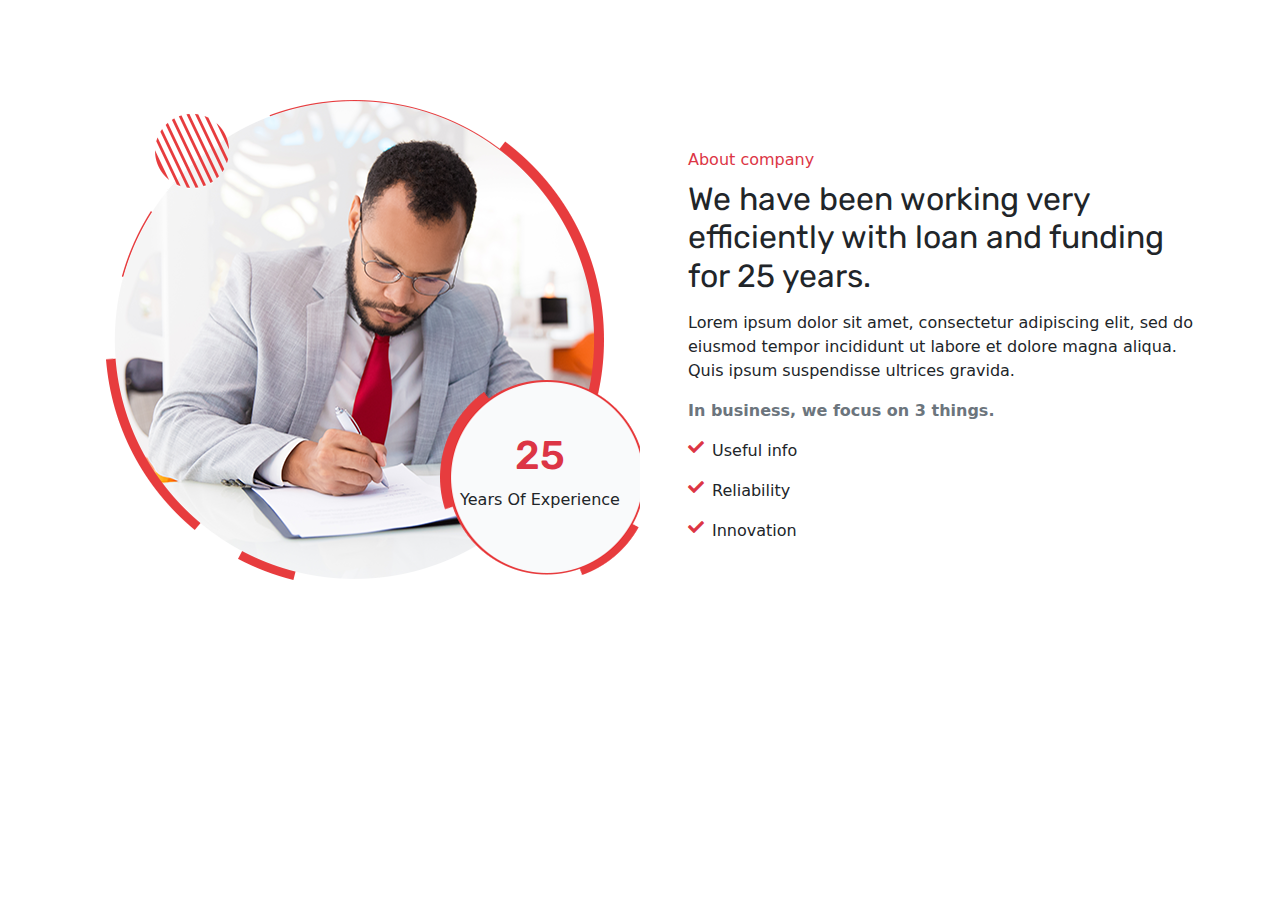
<file: about.html>
<!DOCTYPE html>
<html>
	<head>
		<meta charset="utf-8">
		<meta name="viewport" content="width=device-width, initial-scale=1, shrink-to-fit=no">
		
		<!-- Company Name -->
		<title>Finix Theme || SAYMON AREFIN AKASH</title>
		
		<!-- Company Icon -->
		<link rel="icon" href="images/logo.png">
		<link rel="icon" href="images/favicon.ico" type="image/x-icon">
		
		<!-- Google Font  -->
		<link rel="preconnect" href="https://fonts.gstatic.com">
		<link href="https://fonts.googleapis.com/css2?family=Rubik:ital,wght@0,300;0,400;0,500;0,600;1,300;1,400;1,500;1,600&display=swap" rel="stylesheet">
		
		<!-- Fontawesome Sheet -->
		<link rel="stylesheet" href="css/all.css">
		
		<!-- Bootstrap CSS -->
		<link rel="stylesheet" href="css/bootstrap.min.css">
		<!-- WoW CSS -->
		<link rel="stylesheet" href="css/animate.min.css">
		<!-- LightBox CSS -->
		<link rel="stylesheet" href="css/lightbox.min.css">
		<!-- Owl Carousel Sheet -->
		<link rel="stylesheet" href="css/owl.carousel.min.css">
		<link rel="stylesheet" href="css/owl.theme.default.min.css">
		<!-- Style Sheet -->
		<link rel="stylesheet" href="css/global.css">
		<link rel="stylesheet" href="css/style.css">
		<style>
		</style>
		
	</head>
	<body>
		<!------------- ==Header Part START == --------->
	
		<!------------- ==Header Part END == ----------->
		
		<main>
			<!-- == About Part == -->
			<section id="about" class="">
				<div class="container">
					<div class="row">
						<div class="col-md-6 position-relative d-flex justify-content-center">
							<img class="img-fluid" src="images/image3.png" alt="image3.">
							<div class=" text-center d-flex about-img-text bg-size-cover bg-position-center bg-norepeat position-absolute">
								<div class="m-auto">
									<h1 class="text-danger">25</h1>
									<p>Years Of Experience</p>
								</div>
							</div>
						</div>
						<div class="col-md-6 ps-5 pt-5">
							<span class="text-danger ">About company</span>
							<h2 class="fw-normal py-2">We have been working very efficiently with loan and funding for 25 years.</h2>
							<p class="text-dark-50">Lorem ipsum dolor sit amet, consectetur adipiscing elit, sed do eiusmod tempor incididunt ut labore et dolore magna aliqua. Quis ipsum suspendisse ultrices gravida.</p>
							<strong class="text-muted">In business, we focus on 3 things.</strong>
							<ul class="ps-0 pt-3">
								<li class="d-flex">
									<i class="fas fa-check text-danger me-2"></i>
									<p>Useful info</p>
								</li>
								<li class="d-flex">
									<i class="fas fa-check text-danger me-2"></i>
									<p>Reliability</p>
								</li>
								<li class="d-flex">
									<i class="fas fa-check text-danger me-2"></i>
									<p>Innovation</p>
								</li>
							</ul>
						</div>
					</div>
				</div>
			</section>
		</main>
		<footer class="">
		
		</footer>
		
		<!--  jQuery and Bootstrap Bundle (includes Popper) -->
		<script src="js/jquery-3.5.1.min.js"></script>
		<script src="js/bootstrap.bundle.min.js"></script>
		<!--  WoW Js -->
		<script src="js/wow.min.js"></script>
		<!--  LightBox Js -->
		<script src="js/lightbox-plus-jquery.min.js"></script>
		<!--  Counter Js -->
		<script src="js/jquery.waypoints.min.js"></script>
		<script src="js/jquery.counterup.min.js"></script>
		<!--  Owl Carousel Js -->
		<script src="js/owl.carousel.min.js"></script>
		<!--  Isotope Js -->
		<script src="js/isotope.pkgd.min.js"></script>
		<script src="js/custom.js"></script>
		<script>
            new WOW().init();
        </script>
		<script>
			$('.counter').counterUp({
				delay: 10,
				time: 2000
			});
		</script>
		<script>
			
		</script>
	</body>
	
</html>
</file>
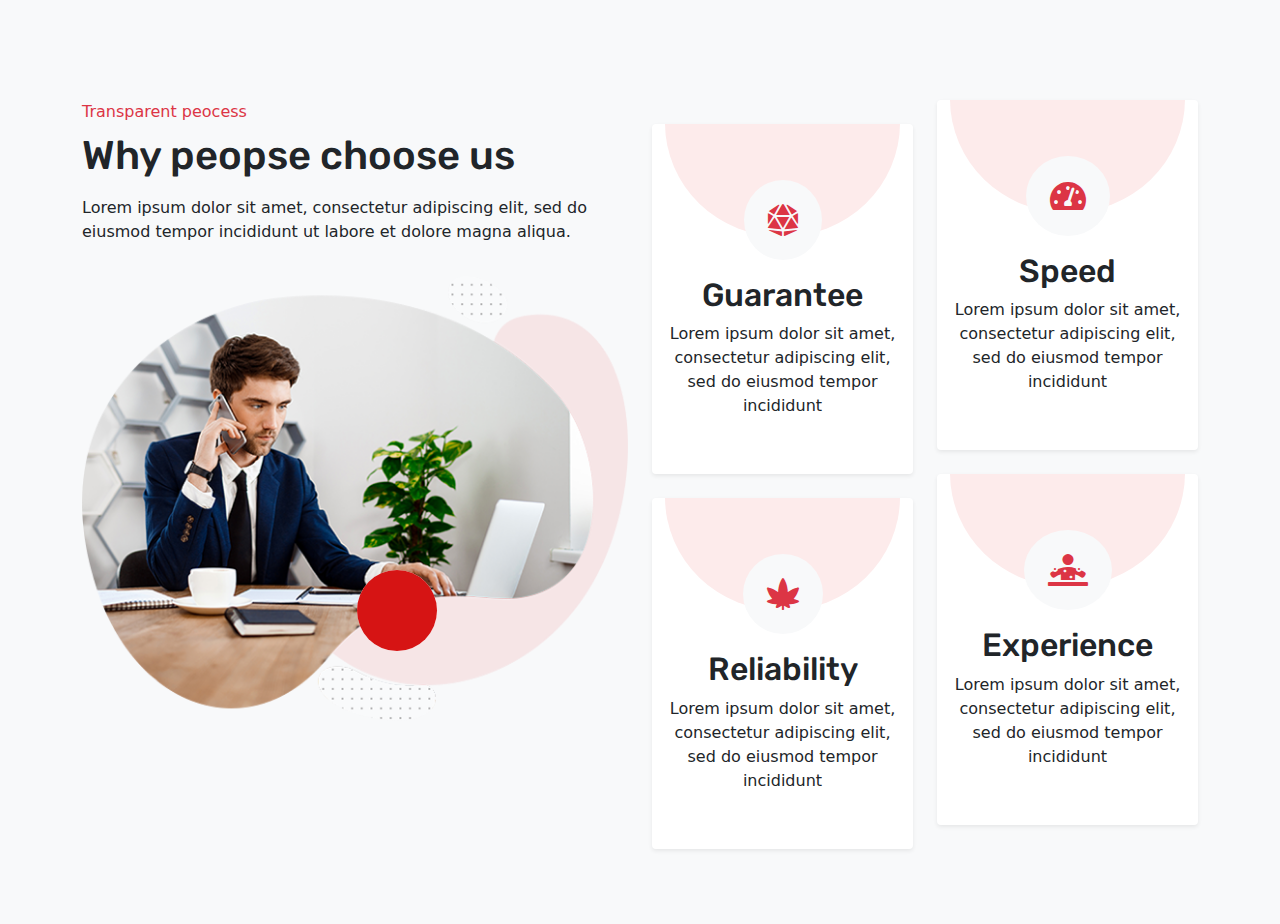
<file: chooseUs.html>
<!DOCTYPE html>
<html>
	<head>
		<meta charset="utf-8">
		<meta name="viewport" content="width=device-width, initial-scale=1, shrink-to-fit=no">
		
		<!-- Company Name -->
		<title>Finix Theme || SAYMON AREFIN AKASH</title>
		
		<!-- Company Icon -->
		<link rel="icon" href="images/logo.png">
		<link rel="icon" href="images/favicon.ico" type="image/x-icon">
		
		<!-- Google Font  -->
		<link rel="preconnect" href="https://fonts.gstatic.com">
		<link href="https://fonts.googleapis.com/css2?family=Rubik:ital,wght@0,300;0,400;0,500;0,600;1,300;1,400;1,500;1,600&display=swap" rel="stylesheet">
		
		<!-- Fontawesome Sheet -->
		<link rel="stylesheet" href="css/all.css">
		
		<!-- Bootstrap CSS -->
		<link rel="stylesheet" href="css/bootstrap.min.css">
		<!-- WoW CSS -->
		<link rel="stylesheet" href="css/animate.min.css">
		<!-- LightBox CSS -->
		<link rel="stylesheet" href="css/lightbox.min.css">
		<!-- Owl Carousel Sheet -->
		<link rel="stylesheet" href="css/owl.carousel.min.css">
		<link rel="stylesheet" href="css/owl.theme.default.min.css">
		<!-- Style Sheet -->
		<link rel="stylesheet" href="css/global.css">
		<link rel="stylesheet" href="css/style.css">
		<style>
		</style>
		
	</head>
	<body>
		
		<main>
			<!-- ==Why choose-us Part == -->
			<section id="choose-us" class="bg-light">
				<div class="container-md">
					<div class="row d-flex justify-content-center">
						<div class="col-md-6">
							<span class="text-danger">Transparent peocess</span>
							<h1 class="py-2">Why peopse choose us</h1>
							<p class="text-dark">Lorem ipsum dolor sit amet, consectetur adipiscing elit, sed do eiusmod tempor incididunt ut labore et dolore magna aliqua.
							</p>
							<div class=" position-relative pt-3 w-100">
								<img class="img-fluid" src="images/choose.png" alt=""data-bs-toggle="modal" data-bs-target="#exampleModal" data-bs-whatever="@mdo">
								<button type="button" class="play-animation-btn bg-white position-absolute rounded-circle p-sm-3 p-2 border-0 outline-0" data-bs-toggle="modal" data-bs-target="#staticBackdrop"><i class="fas fa-play-circle fa-3x text-danger"></i></button>
								<div class="modal fade " id="staticBackdrop" data-bs-backdrop="static" data-bs-keyboard="false"tabindex="-5"aria-labelledby="staticBackdropLabel" aria-hidden="true">
									<div class="modal-dialog modal-lg z-index-1">
										<div class="modal-content">
											<div class="modal-header">
												<button type="button" class="btn-close" data-bs-dismiss="modal" aria-label="Close"></button>
											</div>
											<div class="modal-body ">
												<div class="ratio ratio-16x9">
													<iframe width="1226" height="480" src="https://www.youtube.com/embed/-4xfvdGkgJY" frameborder="0" allow="accelerometer; autoplay; clipboard-write; encrypted-media; gyroscope; picture-in-picture" allowfullscreen></iframe>
												</div>
											</div>
										</div>
									</div>
								</div>
							</div>
						</div>
						<div class="col-md-6">
							<div class="row text-center">
								<div class="col-6 mt-4">
									<div class="card border-0 shadow-sm choose-item py-4 z-index-1 position-relative overflow-hidden">
										<div class="card-body circle-before ">
											<div class="">
												<i class="fas fa-dice-d20 fa-2x my-3 text-danger p-4 bg-light choose-icon rounded-circle"></i>
											</div>
											<h2>Guarantee</h2>
											<p>Lorem ipsum dolor sit amet, consectetur adipiscing elit, sed do eiusmod tempor incididunt</p>
										</div>			
									</div>			
								</div>
								<div class="col-6">
									<div class="card border-0 shadow-sm choose-item py-4 z-index-1 position-relative overflow-hidden">
										<div class="card-body circle-before">
											<div class="">
												<i class="fas fa-tachometer-alt fa-2x my-3 text-danger p-4 bg-light choose-icon rounded-circle"></i>
											</div>
											<h2>Speed</h2>
											<p>Lorem ipsum dolor sit amet, consectetur adipiscing elit, sed do eiusmod tempor incididunt</p>
										</div>
									</div>	
								</div>
								<div class="col-6 mt-4">
									<div class="card border-0 shadow-sm choose-item py-4 z-index-1 position-relative overflow-hidden">
										<div class="card-body circle-before">
											<div class="">
												<i class="fas fa-cannabis fa-2x my-3 text-danger p-4 bg-light choose-icon rounded-circle"></i>
											</div>
											<h2>Reliability</h2>
											<p>Lorem ipsum dolor sit amet, consectetur adipiscing elit, sed do eiusmod tempor incididunt</p>
										</div>	
									</div>	
								</div>
								<div class="col-6">
									<div class="card border-0 shadow-sm choose-item py-4 z-index-1 position-relative overflow-hidden">
										<div class="card-body circle-before">
											<div class="">
												<i class="fas fa-diagnoses fa-2x my-3 text-danger p-4 bg-light choose-icon rounded-circle"></i>
											</div>
											<h2>Experience</h2>
											<p>Lorem ipsum dolor sit amet, consectetur adipiscing elit, sed do eiusmod tempor incididunt</p>
										</div>
									</div>
								</div>
							</div>
						</div>
					</div>
				</div>
			</section>
		</main>
		<footer class="">
		
		</footer>
		
		<!--  jQuery and Bootstrap Bundle (includes Popper) -->
		<script src="js/jquery-3.5.1.min.js"></script>
		<script src="js/bootstrap.bundle.min.js"></script>
		<!--  WoW Js -->
		<script src="js/wow.min.js"></script>
		<!--  LightBox Js -->
		<script src="js/lightbox-plus-jquery.min.js"></script>
		<!--  Counter Js -->
		<script src="js/jquery.waypoints.min.js"></script>
		<script src="js/jquery.counterup.min.js"></script>
		<!--  Owl Carousel Js -->
		<script src="js/owl.carousel.min.js"></script>
		<!--  Isotope Js -->
		<script src="js/isotope.pkgd.min.js"></script>
		<script src="js/custom.js"></script>
		<script>
            new WOW().init();
        </script>
		<script>
			$('.counter').counterUp({
				delay: 10,
				time: 2000
			});
		</script>
		<script>
			$(document).ready(function(){
			  $("#client-owl-carousel").owlCarousel({
					items:5,
					margin:15,
					autoplay:true,
					autoplayTimeout:1000,
					autoplayHoverPause:true,
					animateOut: 'slideOutDown',
					animateIn: 'flipInX',
					items:1,
					margin:30,
					stagePadding:30,
					smartSpeed:1500,
					responsiveClass:true,
					responsive:{
						0:{
							items:1,
							nav:true
						},
						576:{
							items:3,
							nav:false
						},
						768:{
							items:4,
							nav:false
						},
						1100:{
							items:5,
							loop:false
						}
					}
				});
			});
		</script>
	</body>
	
</html>
</file>
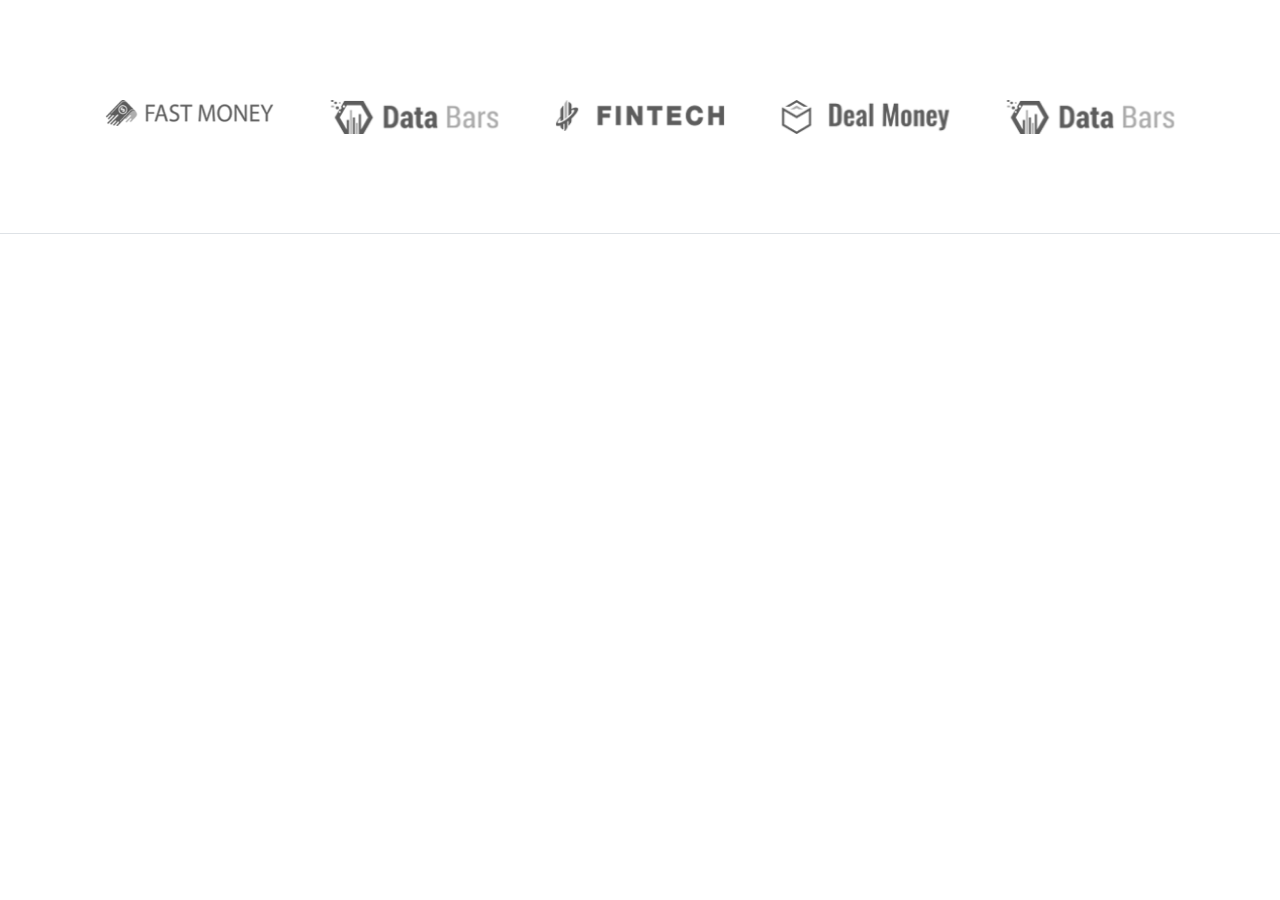
<file: client.html>
<!DOCTYPE html>
<html>
	<head>
		<meta charset="utf-8">
		<meta name="viewport" content="width=device-width, initial-scale=1, shrink-to-fit=no">
		
		<!-- Company Name -->
		<title>Finix Theme || SAYMON AREFIN AKASH</title>
		
		<!-- Company Icon -->
		<link rel="icon" href="images/logo.png">
		<link rel="icon" href="images/favicon.ico" type="image/x-icon">
		
		<!-- Google Font  -->
		<link rel="preconnect" href="https://fonts.gstatic.com">
		<link href="https://fonts.googleapis.com/css2?family=Rubik:ital,wght@0,300;0,400;0,500;0,600;1,300;1,400;1,500;1,600&display=swap" rel="stylesheet">
		
		<!-- Fontawesome Sheet -->
		<link rel="stylesheet" href="css/all.css">
		
		<!-- Bootstrap CSS -->
		<link rel="stylesheet" href="css/bootstrap.min.css">
		<!-- WoW CSS -->
		<link rel="stylesheet" href="css/animate.min.css">
		<!-- LightBox CSS -->
		<link rel="stylesheet" href="css/lightbox.min.css">
		<!-- Owl Carousel Sheet -->
		<link rel="stylesheet" href="css/owl.carousel.min.css">
		<link rel="stylesheet" href="css/owl.theme.default.min.css">
		<!-- Style Sheet -->
		<link rel="stylesheet" href="css/global.css">
		<link rel="stylesheet" href="css/style.css">
		<style>
		</style>
		
	</head>
	<body>
		
		<main>
			<!-- == Client Part == -->
			<section id="client" class="border-bottom">
				<div class="container-md">
					<div id="client-owl-carousel"class="owl-carousel owl-loaded">
						<div> 
							<img class="w-100 px-4" src="images/image1.png"alt="client">
						</div>
						<div> 
							<img class="w-100 px-4" src="images/image2.png"alt="client">
						</div>
						<div> 
							<img class="w-100 px-4" src="images/image4.png"alt="client">
						</div>
						<div> 
							<img class="w-100 px-4" src="images/image5.png"alt="client">
						</div>
						<div> 
							<img class="w-100 px-4" src="images/image2.png"alt="client">
						</div>
						<div> 
							<img class="w-100 px-4" src="images/image1.png"alt="client">
						</div>
					</div>
				</div>
			</section>
		</main>
		<footer class="">
		
		</footer>
		
		<!--  jQuery and Bootstrap Bundle (includes Popper) -->
		<script src="js/jquery-3.5.1.min.js"></script>
		<script src="js/bootstrap.bundle.min.js"></script>
		<!--  WoW Js -->
		<script src="js/wow.min.js"></script>
		<!--  LightBox Js -->
		<script src="js/lightbox-plus-jquery.min.js"></script>
		<!--  Counter Js -->
		<script src="js/jquery.waypoints.min.js"></script>
		<script src="js/jquery.counterup.min.js"></script>
		<!--  Owl Carousel Js -->
		<script src="js/owl.carousel.min.js"></script>
		<!--  Isotope Js -->
		<script src="js/isotope.pkgd.min.js"></script>
		<script src="js/custom.js"></script>
		
	</body>
	
</html>
</file>
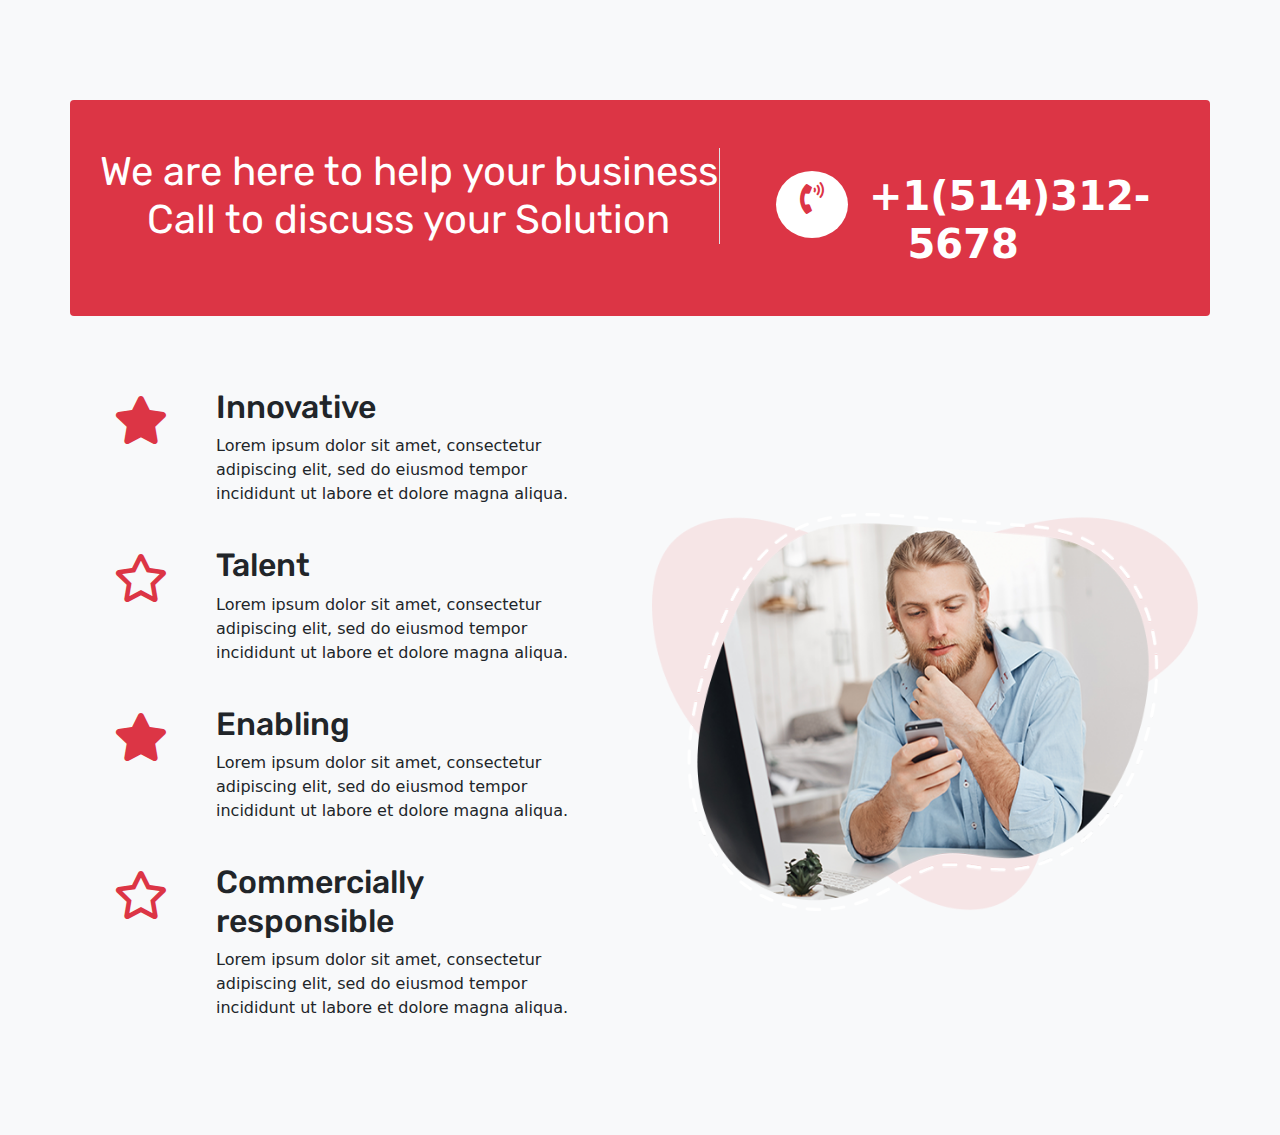
<file: company.html>
<!DOCTYPE html>
<html>
	<head>
		<meta charset="utf-8">
		<meta name="viewport" content="width=device-width, initial-scale=1, shrink-to-fit=no">
		
		<!-- Company Name -->
		<title>Finix Theme || SAYMON AREFIN AKASH</title>
		
		<!-- Company Icon -->
		<link rel="icon" href="images/logo.png">
		<link rel="icon" href="images/favicon.ico" type="image/x-icon">
		
		<!-- Google Font  -->
		<link rel="preconnect" href="https://fonts.gstatic.com">
		<link href="https://fonts.googleapis.com/css2?family=Rubik:ital,wght@0,300;0,400;0,500;0,600;1,300;1,400;1,500;1,600&display=swap" rel="stylesheet">
		
		<!-- Fontawesome Sheet -->
		<link rel="stylesheet" href="css/all.css">
		
		<!-- Bootstrap CSS -->
		<link rel="stylesheet" href="css/bootstrap.min.css">
		<!-- WoW CSS -->
		<link rel="stylesheet" href="css/animate.min.css">
		<!-- LightBox CSS -->
		<link rel="stylesheet" href="css/lightbox.min.css">
		<!-- Owl Carousel Sheet -->
		<link rel="stylesheet" href="css/owl.carousel.min.css">
		<link rel="stylesheet" href="css/owl.theme.default.min.css">
		<!-- Style Sheet -->
		<link rel="stylesheet" href="css/global.css">
		<link rel="stylesheet" href="css/style.css">
		<style>
		</style>
		
	</head>
	<body>
		<main>
			<!-- == company Part == -->
			<section id="company"class="bg-light">
				<div class="container-md">
					<div class="row d-flex justify-content-center bg-danger text-center py-5 px-lg-3 px-0 rounded mb-5">
						<div class="col-md-7">
							<h1 class="text-white dispaly-6 fw-normal border-end">We are here to help your business Call to discuss your Solution</h1>
						</div>
						<div class="col-md-5 pt-md-auto pt-4 d-md-flex">
							<div class=" text-white align-items-center">
								<span class="bg-white p-md-4 p-3 rounded-circle me-lg-3"><i class="fas fa-phone-volume fa-2x text-danger"></i></span>
								<span class="text-white h1 pt-3 fw-bolder">+1(514)312-5678</span>
							</div>
						</div>
					</div>
					<div class="row mt-5 d-flex justify-content-start">
						<div class="col-lg-6 order-md-1 order-2">
							<ul>
								<li class="list-unstyled d-flex my-4">
									<i class="fas fa-star fa-3x text-danger mt-2 my-4"></i>
									<div class="mx-md-5 mx-3">
										<h2 class="">Innovative</h2>
										<p class="d-block">Lorem ipsum dolor sit amet, consectetur adipiscing elit, sed do eiusmod tempor incididunt ut labore et dolore magna aliqua.</p>
									</div>
								</li>
								<li class="list-unstyled d-flex my-4">
									<i class="far fa-star fa-3x text-danger mt-2 my-4"></i>
									<div class="mx-md-5 mx-3">
										<h2 class="">Talent</h2>
										<p class="d-block">Lorem ipsum dolor sit amet, consectetur adipiscing elit, sed do eiusmod tempor incididunt ut labore et dolore magna aliqua.</p>
									</div>
								</li>
								<li class="list-unstyled d-flex my-4">
									<i class="fas fa-star fa-3x text-danger mt-2 my-4"></i>
									<div class="mx-md-5 mx-3">
										<h2 class="">Enabling</h2>
										<p class="d-block">Lorem ipsum dolor sit amet, consectetur adipiscing elit, sed do eiusmod tempor incididunt ut labore et dolore magna aliqua.</p>
									</div>
								</li>
								<li class="list-unstyled d-flex my-4">
									<i class="far fa-star fa-3x text-danger mt-2 my-4"></i>
									<div class="mx-md-5 mx-3">
										<h2 class="">Commercially responsible</h2>
										<p class="d-block">Lorem ipsum dolor sit amet, consectetur adipiscing elit, sed do eiusmod tempor incididunt ut labore et dolore magna aliqua.</p>
									</div>
								</li>
							</ul>
						</div>
						<div class="col-lg-6 order-md-2 order-1 m-auto">
							<img class="img-fluid" src="images/company2.png" alt="">
						</div>
					</div>
				</div>
			</section>
		</main>
		<footer class="">
		
		</footer>
		
		<!--  jQuery and Bootstrap Bundle (includes Popper) -->
		<script src="js/jquery-3.5.1.min.js"></script>
		<script src="js/bootstrap.bundle.min.js"></script>
		<!--  WoW Js -->
		<script src="js/wow.min.js"></script>
		<!--  LightBox Js -->
		<script src="js/lightbox-plus-jquery.min.js"></script>
		<!--  Counter Js -->
		<script src="js/jquery.waypoints.min.js"></script>
		<script src="js/jquery.counterup.min.js"></script>
		<!--  Owl Carousel Js -->
		<script src="js/owl.carousel.min.js"></script>
		<!--  Isotope Js -->
		<script src="js/isotope.pkgd.min.js"></script>
		<script src="js/custom.js"></script>
	</body>
	
</html>
</file>
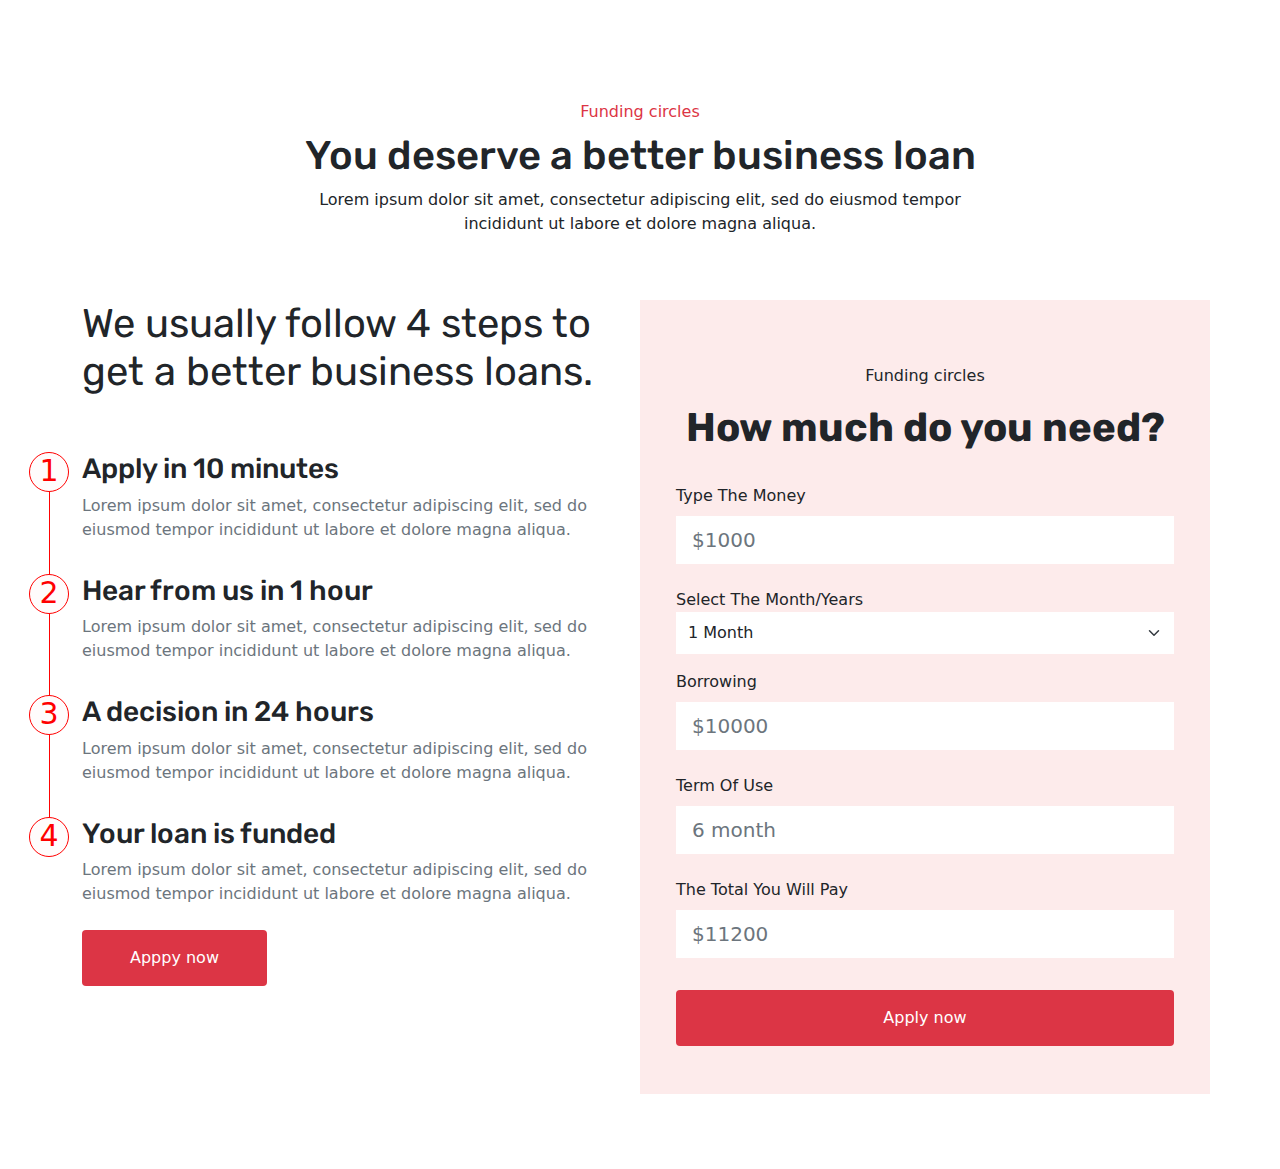
<file: contact.html>
<!DOCTYPE html>
<html>
	<head>
		<meta charset="utf-8">
		<meta name="viewport" content="width=device-width, initial-scale=1, shrink-to-fit=no">
		
		<!-- Company Name -->
		<title>Finix Theme || SAYMON AREFIN AKASH</title>
		
		<!-- Company Icon -->
		<link rel="icon" href="images/logo.png">
		<link rel="icon" href="images/favicon.ico" type="image/x-icon">
		
		<!-- Google Font  -->
		<link rel="preconnect" href="https://fonts.gstatic.com">
		<link href="https://fonts.googleapis.com/css2?family=Rubik:ital,wght@0,300;0,400;0,500;0,600;1,300;1,400;1,500;1,600&display=swap" rel="stylesheet">
		
		<!-- Fontawesome Sheet -->
		<link rel="stylesheet" href="css/all.css">
		
		<!-- Bootstrap CSS -->
		<link rel="stylesheet" href="css/bootstrap.min.css">
		<!-- WoW CSS -->
		<link rel="stylesheet" href="css/animate.min.css">
		<!-- LightBox CSS -->
		<link rel="stylesheet" href="css/lightbox.min.css">
		<!-- Owl Carousel Sheet -->
		<link rel="stylesheet" href="css/owl.carousel.min.css">
		<link rel="stylesheet" href="css/owl.theme.default.min.css">
		<!-- Style Sheet -->
		<link rel="stylesheet" href="css/global.css">
		<link rel="stylesheet" href="css/style.css">
		<style>
		</style>
		
	</head>
	<body>
		<main>
			<section id="contact">
				<div class="container-md">
					<div class="row d-flex justify-content-center ">
						<div class=" text-center">
							<span class="text-danger">Funding circles</span>
							<h1 class="pt-2 ">You deserve a better business loan</h1>
							<p class="pb-5">Lorem ipsum dolor sit amet, consectetur adipiscing elit, sed do eiusmod tempor<br> incididunt ut labore et dolore magna aliqua.
							</p>
						</div>
					</div>
					<div class="row d-flex justify-content-center">
						<div class="col-lg-6 text-sm-start text-center">
							<h1 class="fw-normal p-0 mb-5 m-0">We usually follow 4 steps to get a better business loans.</h1>
							<div class="line-count position-relative ">
								<div data-counter="1" class="text-count py-2">
									<h3>Apply in 10 minutes</h3>
									<p class="text-muted">Lorem ipsum dolor sit amet, consectetur adipiscing elit, sed do eiusmod tempor incididunt ut labore et dolore magna aliqua.</p>
								</div>
								<div data-counter="2" class="text-count py-2">
									<h3>Hear from us in 1 hour</h3>
									<p class="text-muted">Lorem ipsum dolor sit amet, consectetur adipiscing elit, sed do eiusmod tempor incididunt ut labore et dolore magna aliqua.</p>
								</div>
								<div data-counter="3" class="text-count py-2">
									<h3>A decision in 24 hours</h3>
									<p class="text-muted">Lorem ipsum dolor sit amet, consectetur adipiscing elit, sed do eiusmod tempor incididunt ut labore et dolore magna aliqua.</p>
								</div>
								<div data-counter="4" class="text-count py-2">
									<h3>Your loan is funded</h3>
									<p class="text-muted">Lorem ipsum dolor sit amet, consectetur adipiscing elit, sed do eiusmod tempor incididunt ut labore et dolore magna aliqua.</p>
								</div>
							</div>
							<div class="">
								<button class="btn  btn-danger text-nowrap rounded px-5 py-3  border-0 text-white mb-lg-auto mb-5">Apppy now</button>
							</div>
						</div>
						<div class="col-lg-6 funding-form py-5">
							<div class="text-center pt-3">
								<span class="">Funding circles</span>
								<h1 class="fw-bolder py-3">How much do you need?</h1>
							</div>
							<div>
								<form class="px-4" action="">
									<div class="py-2">
										<span>Type The Money</span>
										<input class="form-control form-control-lg border-0 rounded-0 my-2" placeholder="$1000"type="text">
									</div>
									<div class="py-2">
										<span>Select The Month/Years</span>
										<select class="form-control form-control-lg form-select  border-0 rounded-0 py-2" placeholder="$1000"type="text">
											<option value="1">1 Month</option>
											<option value="2">2 Month</option>
											<option value="3">3 Month</option>
											<option value="4">4 Month</option>
											<option value="5">5 Month</option>
											<option value="6">6 Month</option>
											<option value="7">1 Year</option>
											<option value="8">3 Year</option>
											<option value="9">5 Year</option>
										</select>
									</div>
									<div class="py-2">
										<span>Borrowing</span>
										<input class="form-control form-control-lg border-0 rounded-0 my-2" placeholder="$10000"type="text">
									</div>
									<div class="py-2">
										<span>Term Of Use</span>
										<input class="form-control form-control-lg border-0 rounded-0 my-2" placeholder="6 month"type="text">
									</div>
									<div class="py-2">
										<span>The Total You Will Pay</span>
										<input class="form-control form-control-lg border-0 rounded-0 my-2" placeholder="$11200"type="text">
									</div>
									<button class="btn  btn-danger text-nowrap rounded px-5 py-3 w-100 border-0 text-white mt-3">Apply now</button>
								</form>
							</div>
						</div>
					</div>
				</div>
			</section>
		</main>
		<footer class="">
		
		</footer>
		
		<!--  jQuery and Bootstrap Bundle (includes Popper) -->
		<script src="js/jquery-3.5.1.min.js"></script>
		<script src="js/bootstrap.bundle.min.js"></script>
		<!--  WoW Js -->
		<script src="js/wow.min.js"></script>
		<!--  LightBox Js -->
		<script src="js/lightbox-plus-jquery.min.js"></script>
		<!--  Counter Js -->
		<script src="js/jquery.waypoints.min.js"></script>
		<script src="js/jquery.counterup.min.js"></script>
		<!--  Owl Carousel Js -->
		<script src="js/owl.carousel.min.js"></script>
		<!--  Isotope Js -->
		<script src="js/isotope.pkgd.min.js"></script>
		<script src="js/custom.js"></script>
	</body>
</html>
</file>
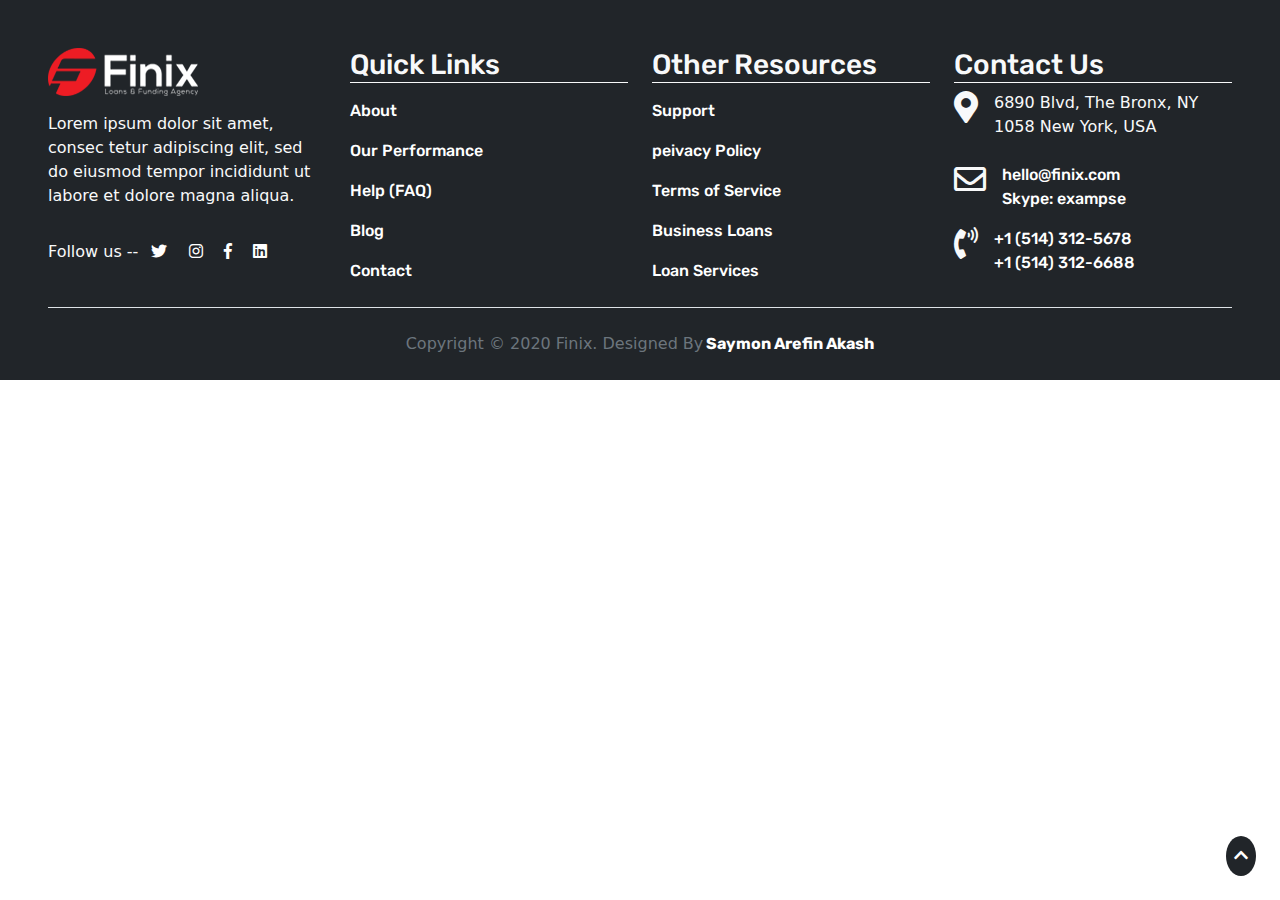
<file: footer.html>
<!DOCTYPE html>
<html>
	<head>
		<meta charset="utf-8">
		<meta name="viewport" content="width=device-width, initial-scale=1, shrink-to-fit=no">
		
		<!-- Company Name -->
		<title>Finix Theme || SAYMON AREFIN AKASH</title>
		
		<!-- Company Icon -->
		<link rel="icon" href="images/logo.png">
		<link rel="icon" href="images/favicon.ico" type="image/x-icon">
		
		<!-- Google Font  -->
		<link rel="preconnect" href="https://fonts.gstatic.com">
		<link href="https://fonts.googleapis.com/css2?family=Rubik:ital,wght@0,300;0,400;0,500;0,600;1,300;1,400;1,500;1,600&display=swap" rel="stylesheet">
		
		<!-- Fontawesome Sheet -->
		<link rel="stylesheet" href="css/all.css">
		
		<!-- Bootstrap CSS -->
		<link rel="stylesheet" href="css/bootstrap.min.css">
		<!-- WoW CSS -->
		<link rel="stylesheet" href="css/animate.min.css">
		<!-- LightBox CSS -->
		<link rel="stylesheet" href="css/lightbox.min.css">
		<!-- Owl Carousel Sheet -->
		<link rel="stylesheet" href="css/owl.carousel.min.css">
		<link rel="stylesheet" href="css/owl.theme.default.min.css">
		<!-- Style Sheet -->
		<link rel="stylesheet" href="css/global.css">
		<link rel="stylesheet" href="css/style.css">
		<style>
		</style>
		
	</head>
	<body>
		<!------------- ==Footer Part START == --------->
		<footer class=" bg-dark">
			<div class="container-fluid px-5 pt-5">
				<div class="row text-light text-left">
					<div class="col-lg-3 col-6 ">
						<img src="images/logo2.png" alt="Logo-2">
						<p class="py-3">Lorem ipsum dolor sit amet, consec tetur adipiscing elit, sed do eiusmod tempor incididunt ut labore et dolore magna aliqua.</p>
						<div class="text-nowrap">
							<p class="d-inline-block slider-social">Follow us --</p>
							<span>
								<a class="text-white" href=""><i class="fab fa-twitter mx-sm-2"></i></a>
								<a class="text-white" href=""><i class="fab fa-instagram mx-sm-2"></i></a>
								<a class="text-white" href=""><i class="fab fa-facebook-f mx-sm-2"></i></a>
								<a class="text-white" href=""><i class="fab fa-linkedin mx-sm-2"></i></a>
							</span>
						</div>
					</div>
					<div class="col-lg-3 col-6  text-nowrap">
						<h3 class="border-bottom border-light">Quick Links</h3>
						<ul class="ms-0 ps-0">
							<li class="py-2 list-unstyled">
								<a class="text-white" href="">About</a>
							</li>
							<li class="py-2 list-unstyled">
								<a class="text-white" href="">Our Performance</a>
							</li>
							<li class="py-2 list-unstyled">
								<a class="text-white" href="">Help (FAQ)</a>
							</li>
							<li class="py-2 list-unstyled">
								<a class="text-white" href="">Blog</a>
							</li>
							<li class="py-2 list-unstyled">
								<a class="text-white" href="">Contact</a>
							</li>
						</ul>
					</div>
					<div class="col-lg-3 col-6 ">
						<h3 class="border-bottom border-light ">Other Resources</h3>
						<ul class="ms-0 ps-0 text-nowrap">
							<li class="py-2 list-unstyled">
								<a class="text-white" href="">Support</a>
							</li>
							<li class="py-2 list-unstyled">
								<a class="text-white" href="">peivacy Policy</a>
							</li>
							<li class="py-2 list-unstyled">
								<a class="text-white" href="">Terms of Service</a>
							</li>
							<li class="py-2 list-unstyled">
								<a class="text-white" href="">Business Loans</a>
							</li>
							<li class="py-2 list-unstyled">
								<a class="text-white" href="">Loan Services</a>
							</li>
						</ul>
					</div>
					<div class="col-lg-3 col-6 ">
						<h3 class="border-bottom border-light">Contact Us</h3>
						<ul class="ms-0 ps-0">
							<li class="list-unstyled d-flex">
								<i class="fas fa-map-marker-alt fa-2x "></i>
								<p class="ms-3">6890 Blvd, The Bronx, NY 1058 New York, USA</p>
							</li>
							<li class="list-unstyled my-2 d-flex text-nowrap">
								<i class="far fa-envelope fa-2x me-3"></i>
								<div class="">
									<a class="text-white" href="mailto:hello@finix.com">hello@finix.com</a>
								 	<a class="text-white d-block" href="skype:a">Skype: exampse</a>
								</div>
							</li>
							<li class="list-unstyled mt-3 d-flex text-nowrap">
								<i class="fas fa-phone-volume fa-2x me-3"></i>
								<div>
									<a class="text-white" href="call:+1 (514) 312-5678">+1 (514) 312-5678</a>
									<a class="text-white d-block" href="call:+1 (514) 312-6688">+1 (514) 312-6688</a>
								</div>
							</li>
						</ul>
					</div>
				</div>
				<div class="text-center border-top mx-auto">
				<P class="text-muted py-4">Copyright &copy; 2020 Finix. Designed By<a class="text-white fw-bolder"href="#"> Saymon Arefin Akash</a></P>
				</div>
			</div>
			<div id="upper" class="bg-dark p-2 fixed-bottom rounded-circle left-auto m-4">
				<i class="fas fa-chevron-up text-white"></i>
			</div>
		</footer>
		<!------------- ==Footer Part END == ----------->
	</body>
</html>
</file>
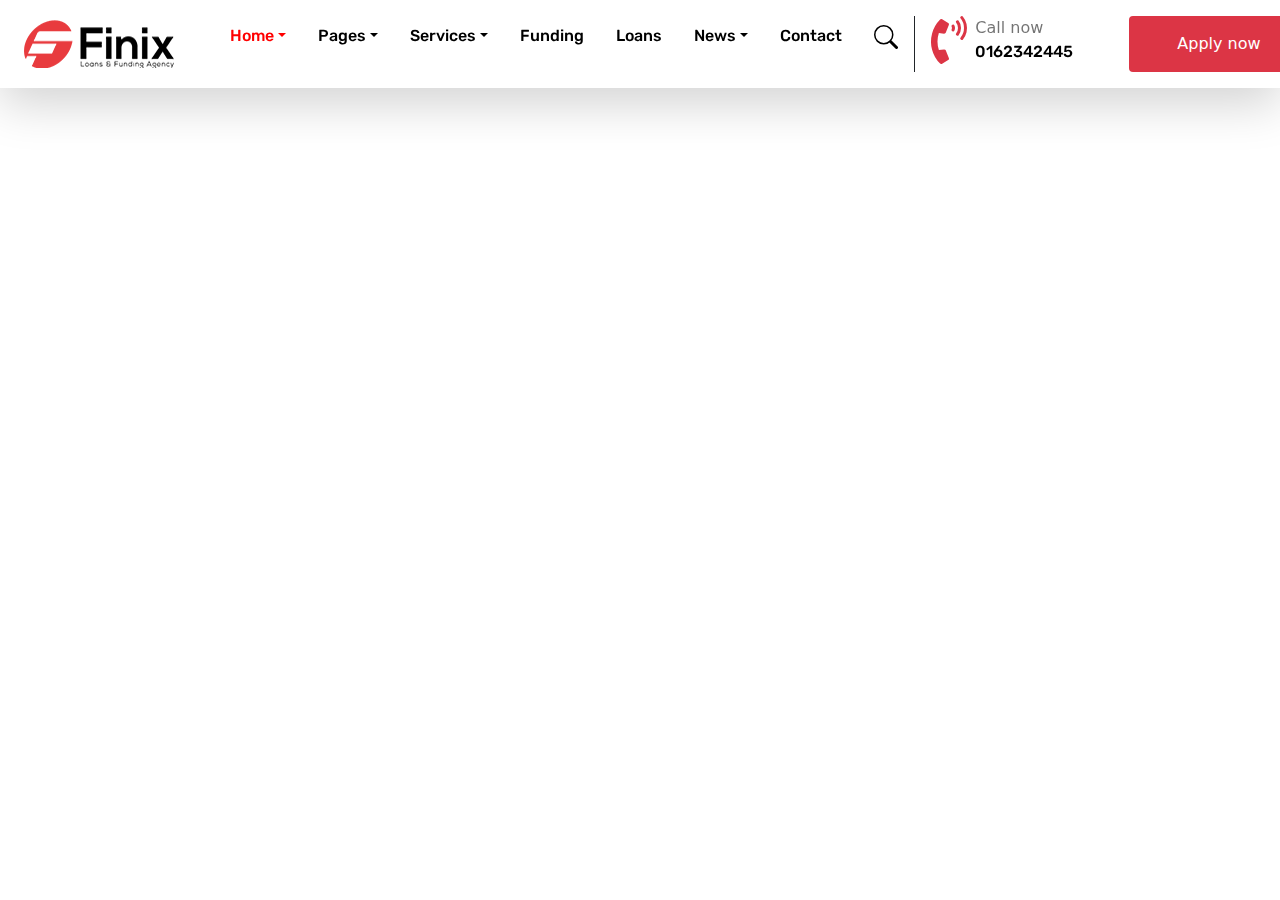
<file: header.html>
<!DOCTYPE html>
<html>
	<head>
		<meta charset="utf-8">
		<meta name="viewport" content="width=device-width, initial-scale=1, shrink-to-fit=no">
		
		<!-- Company Name -->
		<title>Finix Theme || SAYMON AREFIN AKASH</title>
		
		<!-- Company Icon -->
		<link rel="icon" href="images/logo.png">
		<link rel="icon" href="images/favicon.ico" type="image/x-icon">
		
		<!-- Google Font  -->
		<link rel="preconnect" href="https://fonts.gstatic.com">
		<link href="https://fonts.googleapis.com/css2?family=Rubik:ital,wght@0,300;0,400;0,500;0,600;1,300;1,400;1,500;1,600&display=swap" rel="stylesheet">
		
		<!-- Fontawesome Sheet -->
		<link rel="stylesheet" href="css/all.css">
		
		<!-- Bootstrap CSS -->
		<link rel="stylesheet" href="css/bootstrap.min.css">
		<!-- WoW CSS -->
		<link rel="stylesheet" href="css/animate.min.css">
		<!-- LightBox CSS -->
		<link rel="stylesheet" href="css/lightbox.min.css">
		<!-- Owl Carousel Sheet -->
		<link rel="stylesheet" href="css/owl.carousel.min.css">
		<link rel="stylesheet" href="css/owl.theme.default.min.css">
		<!-- Style Sheet -->
		<link rel="stylesheet" href="css/global.css">
		<link rel="stylesheet" href="css/style.css">
		<style>
		</style>
		
	</head>
	<body>
		<!------------- ==Header Part START == --------->
		<header>
			<div>
				<!------------- ==Header Part 1 == --------->
				<nav id="navbar" class="navbar navbar-expand-lg navbar-light shadow-lg bg-white fixed-top">
				  <a class="ps-xl-4 my-n5" href="#">
					<img class="" src="images/logo.png" alt="logo">
				  </a>
				  <h2 class="mx-auto d-none d-sm-block d-lg-none">SAYMON AREFIN AKASH</h2>
				  <h1 class="d-sm-none">AKASH</h1>
				  <button class="navbar-toggler" type="button" data-bs-toggle="collapse" data-bs-target="#main-manu">
					<span class="navbar-toggler-icon"></span>
				  </button>
					  <!------------- ==Menu part 2 == --------->
					 <div class="collapse navbar-collapse ps-xl-5 ps-3 py-xl-2" id="main-manu">
						<ul class="navbar-nav me-0 me-lg-auto">
						  <li class="nav-item me-0 me-xl-3 dropdown">
							<a class="nav-link dropdown-toggle active" href="#slider" >Home</a>
							<ul class="dropdown-menu" >
							  <li>
								  <a class="dropdown-item" href="#client">Client</a>
							  </li>
							  <li>
								  <a class="dropdown-item" href="#about">About</a>
							  </li>
							  <li>
								  <a class="dropdown-item" href="#choose-us">Why choose us</a>
							  </li>
							  <li>
								  <a class="dropdown-item" href="#contact">Contact</a>
							  </li>
							  <li>
								  <a class="dropdown-item" href="#company">Company</a>
							  </li>
							  <li>
								  <a class="dropdown-item" href="#services">Services</a>
							  </li>
							  <li>
								  <a class="dropdown-item" href="#testimonial">Testimonial</a>
							  </li>
							  <li>
								  <a class="dropdown-item" href="#team">Team</a>
							  </li>
							  <li>
								  <a class="dropdown-item" href="#news">News</a>
							  </li>
							</ul>
						  </li>
						  <li class="nav-item me-0 me-xl-3 dropdown">
							<a class="nav-link dropdown-toggle" href="#" id="dropdown" >Pages</a>
							<div class="dropdown-menu" aria-labelledby="dropdown">
							  <a class="dropdown-item" href="#">Tabs & Accordions</a>
							  <a class="dropdown-item" href="#">Typography</a>
							  <a class="dropdown-item" href="#">Forms</a>
							  <a class="dropdown-item" href="#">Buttons</a>
							  <a class="dropdown-item" href="#">Grid</a>
							  <a class="dropdown-item" href="#">Icons</a>
							  <a class="dropdown-item" href="#">Tables</a>
							  <a class="dropdown-item" href="#">peogress bars</a>
							</div>
						  </li>
						  <li class="nav-item me-0 me-xl-3 dropdown">
							<a class="nav-link dropdown-toggle" href="#services" id="dropdown" >Services</a>
							<div class="dropdown-menu" aria-labelledby="dropdown">
							  <a class="dropdown-item" href="#Agriculrural">Agriculrural</a>
							  <a class="dropdown-item" href="#Personal">Personal</a>
							  <a class="dropdown-item" href="#Educational">Educational</a>
							  <a class="dropdown-item" href="#Business">Business</a>
							  <a class="dropdown-item" href="#House">House</a>
							  <a class="dropdown-item" href="#Payday">Payday</a>
							</div>
						  </li>
						  <li class="nav-item me-0 me-xl-3">
							<a class="nav-link " href="#company">Funding</a>
						  </li>
						  <li class="nav-item me-0 me-xl-3">
							<a class="nav-link " href="#services">Loans</a>
						  </li>
						  <li class="nav-item me-0 me-xl-3 dropdown">
							<a class="nav-link dropdown-toggle" href="#news" id="dropdown" >News</a>
							<div class="dropdown-menu" aria-labelledby="dropdown">
							  <a class="dropdown-item" href="#news">blog-1</a>
							  <a class="dropdown-item" href="#news">blog-2</a>
							  <a class="dropdown-item" href="#news">blog-3</a>
							  <a class="dropdown-item" href="#news">blog-4</a>
							  <a class="dropdown-item" href="#news">blog-5</a>
							  <a class="dropdown-item" href="#news">blog-6</a>
							</div>
						  </li>
						  <li class="nav-item me-0 me-xl-3">
							<a class="nav-link " href="#contact">Contact</a>
						  </li>
							<!------------- == == --------->
						  <li class="nav-item me-0 pe-xl-2 dropdown">
							<a class="nav-link " href="" id="dropdown"  aria-haspopup="true" aria-expanded="false">
								<svg width="1.5em" height="1.5em" viewBox="0 0 16 16" class="bi bi-search" fill="currentColor" xmlns="http://www.w3.org/2000/svg"><path fill-rule="evenodd" d="M10.442 10.442a1 1 0 0 1 1.415 0l3.85 3.85a1 1 0 0 1-1.414 1.415l-3.85-3.85a1 1 0 0 1 0-1.415z"/><path fill-rule="evenodd" d="M6.5 12a5.5 5.5 0 1 0 0-11 5.5 5.5 0 0 0 0 11zM13 6.5a6.5 6.5 0 1 1-13 0 6.5 6.5 0 0 1 13 0z"/>
								</svg>
							</a>
							<div class="dropdown-menu dropdown-menu-end border-0 bg-transparent" aria-labelledby="dropdown ">
								<form class="form-inline">
								  <input class="form-control rounded-pill " type="search" placeholder="Search" aria-label="Search">
								</form>
						  </div>
						  </li>
						  <li class="nav-item d-flex">
							  <div class="border-start border-dark ps-3">
								<span><i class="fas fa-phone-volume fa-3x text-danger"></i></span>
							  </div>
							  <div>
								<span class="nav-link pt-0" href="tel:0162342445">
									<p class="p-0 m-0">Call now</p>
									<a class="p-0 m-0">0162342445</a>
								</span>
							  </div>
						  </li>
						  <li class="nav-item ps-xl-5 ps-2">
							<button class="btn  btn-danger text-nowrap rounded px-5 py-3  border-0 text-white">Apply now</button>
						  </li>
						</ul>
					</div>
				</nav>
			</div>
		</header>
		<!------------- ==Header Part END == ----------->
		
		<main>
			<!-- == Sectionname Part == -->
			<section id="" class="">
				<div class="container">
					<div class="row">
						<div>
							
						</div>
					</div>
				</div>
			</section>
		</main>
		<footer class="">
		
		</footer>
		
		<!--  jQuery and Bootstrap Bundle (includes Popper) -->
		<script src="js/jquery-3.5.1.min.js"></script>
		<script src="js/bootstrap.bundle.min.js"></script>
		<!--  WoW Js -->
		<script src="js/wow.min.js"></script>
		<!--  LightBox Js -->
		<script src="js/lightbox-plus-jquery.min.js"></script>
		<!--  Counter Js -->
		<script src="js/jquery.waypoints.min.js"></script>
		<script src="js/jquery.counterup.min.js"></script>
		<!--  Owl Carousel Js -->
		<script src="js/owl.carousel.min.js"></script>
		<!--  Isotope Js -->
		<script src="js/isotope.pkgd.min.js"></script>
		<script src="js/custom.js"></script>
	</body>
	
</html>
</file>
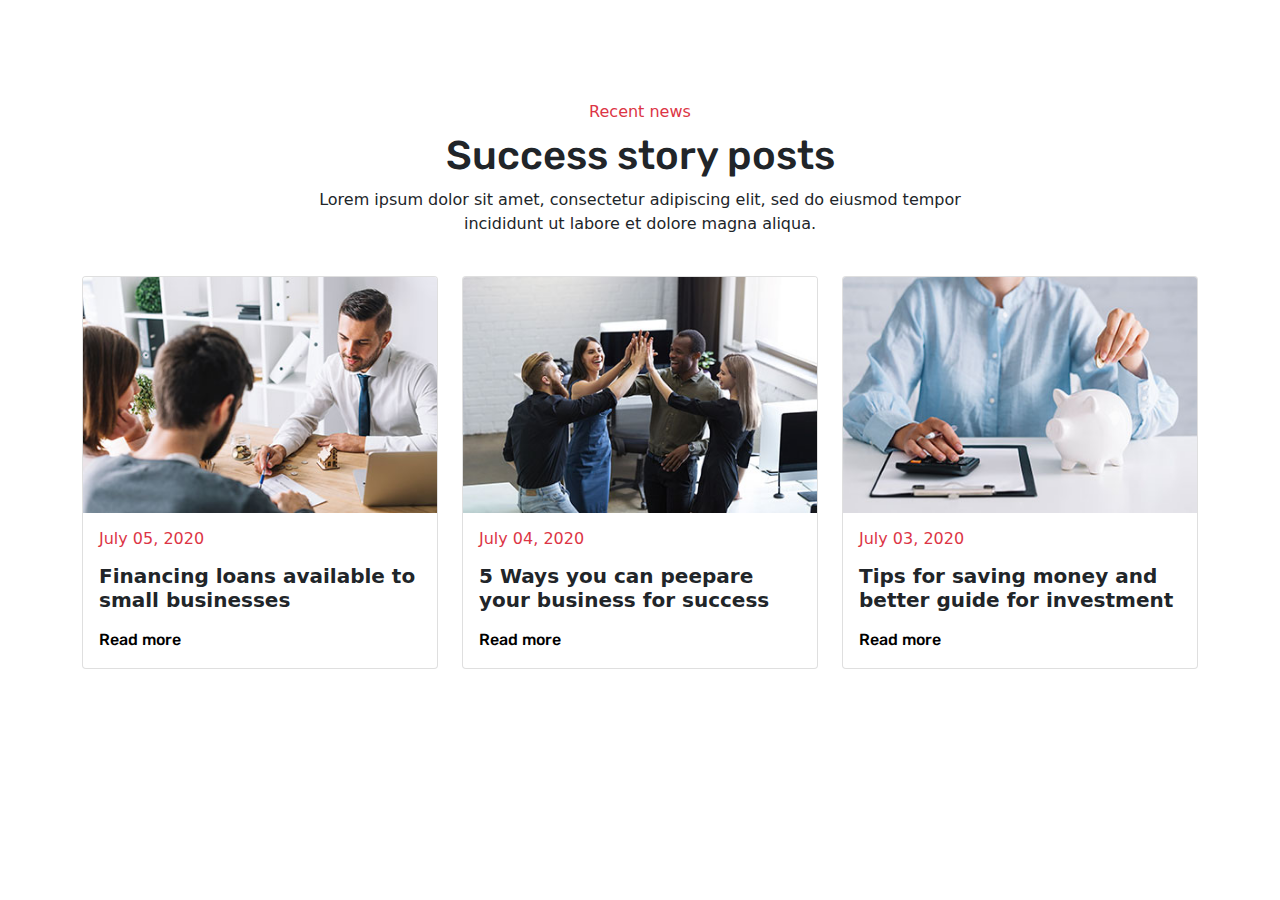
<file: News.html>
<!DOCTYPE html>
<html>
	<head>
		<meta charset="utf-8">
		<meta name="viewport" content="width=device-width, initial-scale=1, shrink-to-fit=no">
		
		<!-- Company Name -->
		<title>Finix Theme || SAYMON AREFIN AKASH</title>
		
		<!-- Company Icon -->
		<link rel="icon" href="images/logo.png">
		<link rel="icon" href="images/favicon.ico" type="image/x-icon">
		
		<!-- Google Font  -->
		<link rel="preconnect" href="https://fonts.gstatic.com">
		<link href="https://fonts.googleapis.com/css2?family=Rubik:ital,wght@0,300;0,400;0,500;0,600;1,300;1,400;1,500;1,600&display=swap" rel="stylesheet">
		
		<!-- Fontawesome Sheet -->
		<link rel="stylesheet" href="css/all.css">
		
		<!-- Bootstrap CSS -->
		<link rel="stylesheet" href="css/bootstrap.min.css">
		<!-- WoW CSS -->
		<link rel="stylesheet" href="css/animate.min.css">
		<!-- LightBox CSS -->
		<link rel="stylesheet" href="css/lightbox.min.css">
		<!-- Owl Carousel Sheet -->
		<link rel="stylesheet" href="css/owl.carousel.min.css">
		<link rel="stylesheet" href="css/owl.theme.default.min.css">
		<!-- Style Sheet -->
		<link rel="stylesheet" href="css/global.css">
		<link rel="stylesheet" href="css/style.css">
		<style>
		</style>
		
	</head>
	<body>
		
		<main>
			<!-- == News Part == -->
			<section id="news">
				<div class="container-md">
					<div class="row d-flex justify-content-center text-center">
						<div class="">
							<span class="text-danger">Recent news</span>
							<h1 class="pt-2">Success story posts</h1>
							<p class="text-dark">Lorem ipsum dolor sit amet, consectetur adipiscing elit, sed do eiusmod tempor<br> incididunt ut labore et dolore magna aliqua.
							</p>
						</div>
					</div>
					<div class="row py-4">
						<div class="col-lg-4 col-6">
							<div class="card w-100">
								<img src="images/news1.jpg" class="card-img-top" alt="...">
								<div class="card-body">
								<h6 class="text-danger">July 05, 2020</h6>
								<h5 class="card-title fw-bolder py-2">Financing loans available to small businesses</h5>
								<a class="" href="#blog-1" class="">Read more</a>
								</div>
							</div>
						</div>
						<div class="col-lg-4 col-6">
							<div class="card w-100">
								<img src="images/news2.jpg" class="card-img-top" alt="...">
								<div class="card-body">
								<h6 class="text-danger">July 04, 2020</h6>
								<h5 class="card-title fw-bolder py-2">5 Ways you can peepare your business for success</h5>
								<a class="" href="#blog-2" class="">Read more</a>
								</div>
							</div>
						</div>
						<div class="col-lg-4 col-6 pt-lg-0 pt-4 mx-auto">
							<div class="card w-100">
								<img src="images/news3.jpg" class="card-img-top" alt="...">
								<div class="card-body">
								<h6 class="text-danger">July 03, 2020</h6>
								<h5 class="card-title fw-bolder py-2">Tips for saving money and better guide for investment</h5>
								<a class="" href="#blog-3" class="">Read more</a>
								</div>
							</div>
						</div>
					</div>
				</div>
			</section>
		</main>
		<footer class="">
		
		</footer>
		
		<!--  jQuery and Bootstrap Bundle (includes Popper) -->
		<script src="js/jquery-3.5.1.min.js"></script>
		<script src="js/bootstrap.bundle.min.js"></script>
		<!--  WoW Js -->
		<script src="js/wow.min.js"></script>
		<!--  LightBox Js -->
		<script src="js/lightbox-plus-jquery.min.js"></script>
		<!--  Counter Js -->
		<script src="js/jquery.waypoints.min.js"></script>
		<script src="js/jquery.counterup.min.js"></script>
		<!--  Owl Carousel Js -->
		<script src="js/owl.carousel.min.js"></script>
		<!--  Isotope Js -->
		<script src="js/isotope.pkgd.min.js"></script>
		<script src="js/custom.js"></script>
	</body>
	
</html>
</file>
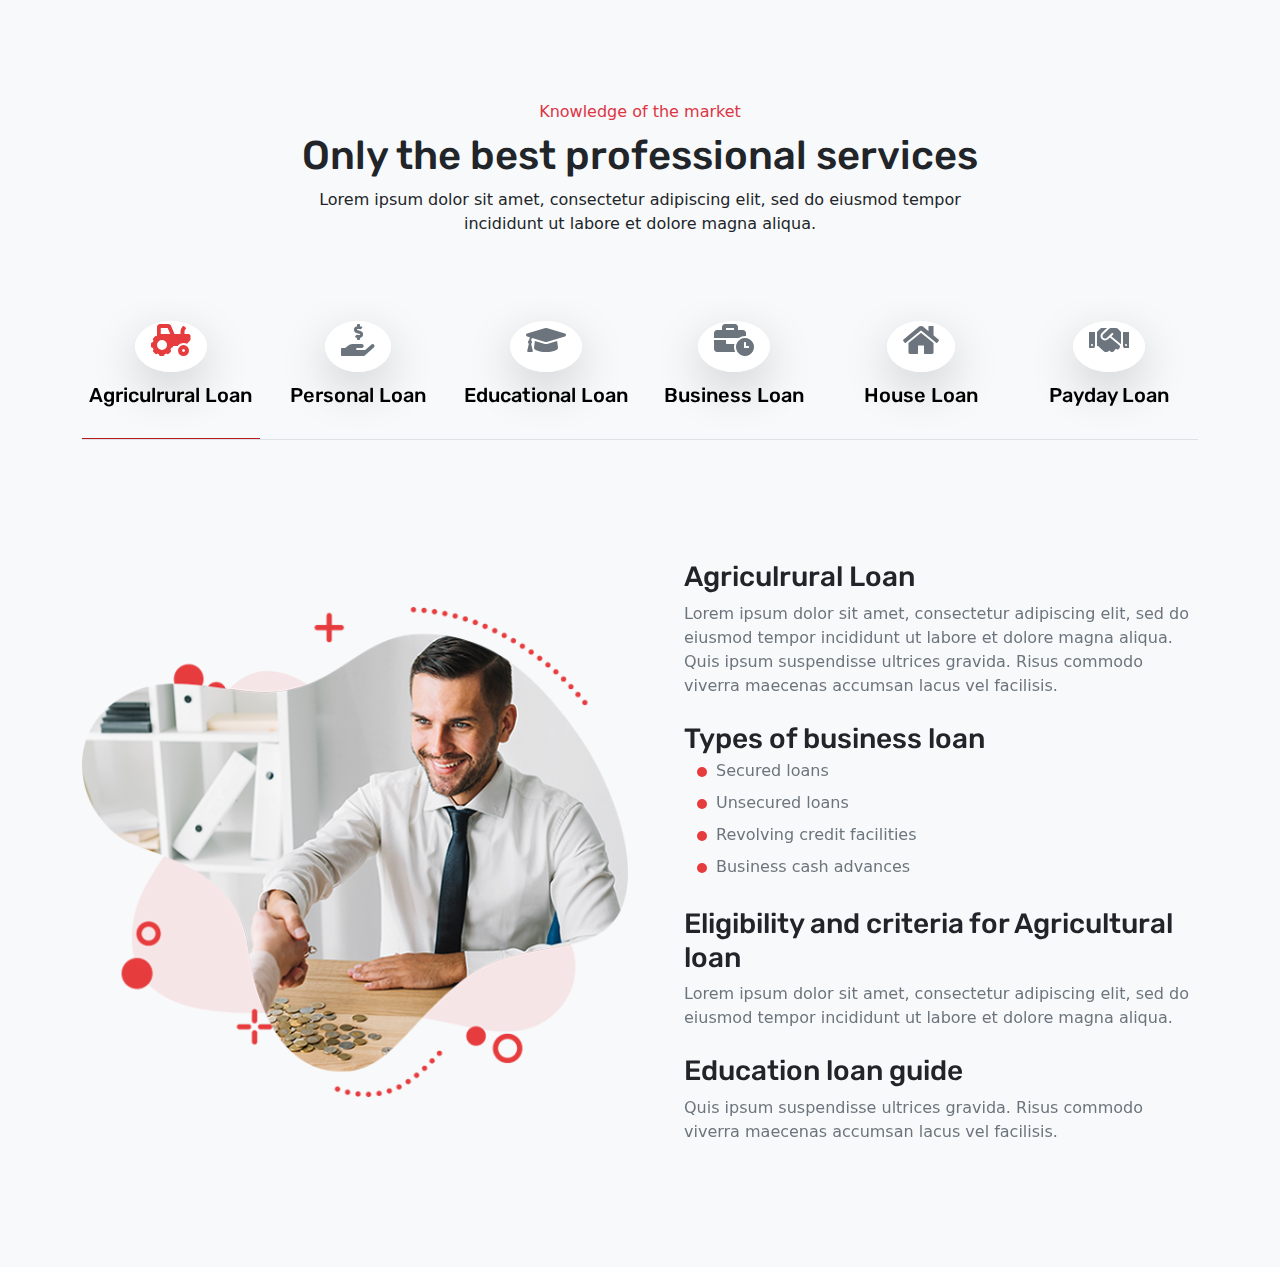
<file: services.html>
<!DOCTYPE html>
<html>
	<head>
		<meta charset="utf-8">
		<meta name="viewport" content="width=device-width, initial-scale=1, shrink-to-fit=no">
		
		<!-- Company Name -->
		<title>Finix Theme || SAYMON AREFIN AKASH</title>
		
		<!-- Company Icon -->
		<link rel="icon" href="images/logo.png">
		<link rel="icon" href="images/favicon.ico" type="image/x-icon">
		
		<!-- Google Font  -->
		<link rel="preconnect" href="https://fonts.gstatic.com">
		<link href="https://fonts.googleapis.com/css2?family=Rubik:ital,wght@0,300;0,400;0,500;0,600;1,300;1,400;1,500;1,600&display=swap" rel="stylesheet">
		
		<!-- Fontawesome Sheet -->
		<link rel="stylesheet" href="css/all.css">
		
		<!-- Bootstrap CSS -->
		<link rel="stylesheet" href="css/bootstrap.min.css">
		<!-- WoW CSS -->
		<link rel="stylesheet" href="css/animate.min.css">
		<!-- LightBox CSS -->
		<link rel="stylesheet" href="css/lightbox.min.css">
		<!-- Owl Carousel Sheet -->
		<link rel="stylesheet" href="css/owl.carousel.min.css">
		<link rel="stylesheet" href="css/owl.theme.default.min.css">
		<!-- Style Sheet -->
		<link rel="stylesheet" href="css/global.css">
		<link rel="stylesheet" href="css/style.css">
		<style>
		</style>
		
	</head>
	<body>
		<main>
			<!-- == Loan Part == -->
			<section id="services" class="bg-light">
				<div class="container-md">
					<div class="row d-flex justify-content-center ">
						<div class="text-center">
							<span class="text-danger">Knowledge of the market</span>
							<h1 class="pt-2 ">Only the best professional services</h1>
							<p class="pb-5">Lorem ipsum dolor sit amet, consectetur adipiscing elit, sed do eiusmod tempor<br> incididunt ut labore et dolore magna aliqua.
							</p>
						</div>
					</div>
					<div id="loan-owl-carousel-1" class="owl-carousel border-bottom">
						<!-- == nav == -->
						<div class="py-4 text-center ">
							<a href="#Agriculrural" class="active">
								<span class="bg-white p-3 shadow-lg rounded-circle "><i class="fas fa-tractor fa-2x text-secondary"></i></span>
								<h5 class="mt-4">Agriculrural Loan</h5>
							</a>
						</div>
						<!-- == nav == -->
						<div class="py-4 text-center">
							<a href="#Personal">
								<span class="bg-white p-3 shadow-lg rounded-circle "><i class="fas fa-hand-holding-usd fa-2x text-secondary"></i></span>
								<h5 class="mt-4">Personal Loan</h5>
							</a>
						</div>
						<!-- == nav == -->
						<div class="py-4 text-center">
							<a href="#Educational">
								<span class="bg-white p-3 shadow-lg rounded-circle "><i class="fas fa-graduation-cap fa-2x text-secondary"></i></span>
								<h5 class="mt-4">Educational Loan</h5>
							</a>
						</div>
						<!-- == nav == -->
						<div class="py-4 text-center">
							<a href="#Business">
								<span class="bg-white p-3 shadow-lg rounded-circle "><i class="fas fa-business-time fa-2x text-secondary"></i></span>
								<h5 class="mt-4">Business Loan</h5>
							</a>
						</div>
						<!-- == nav == -->
						<div class="py-4 text-center">
							<a href="#House">
								<span class="bg-white p-3 shadow-lg rounded-circle "><i class="fas fa-home fa-2x text-secondary"></i></span>
								<h5 class="mt-4">House Loan</h5>
							</a>
						</div>
						<!-- == nav == -->
						<div class="py-4 text-center">
							<a href="#Payday">
								<span class="bg-white p-3 shadow-lg rounded-circle "><i class="fas fa-handshake fa-2x text-secondary"></i></span>
								<h5 class="mt-4">Payday Loan</h5>
							</a>
						</div>
					</div>
					<div id="loan-owl-carousel-2" class="owl-carousel mt-5">
						<div class="item active center"data-hash="Agriculrural">
							<div class="row mt-5 d-flex justify-content-start">
								<div class="col-lg-6 m-auto">
									<img class="img-fluid" src="images/services-tab.png" alt="">
								</div>
								<div class="col-lg-6">
									<ul>
										<li class="list-unstyled my-4">
											<div class="">
												<h3 class="">Agriculrural Loan</h3>
												<p class="text-muted fw-normal">Lorem ipsum dolor sit amet, consectetur adipiscing elit, sed do eiusmod tempor incididunt ut labore et dolore magna aliqua. Quis ipsum suspendisse ultrices gravida. Risus commodo viverra maecenas accumsan lacus vel facilisis.</p>
											</div>
										</li>
										<li class="list-unstyled my-4">
											<h3 class="m-0">Types of business loan</h3>
											<ul class="list text-muted fw-normal position-relative">
												<li class="list-unstyled py-1">Secured loans</li>
												<li class="list-unstyled py-1">Unsecured loans</li>
												<li class="list-unstyled py-1">Revolving credit facilities</li>
												<li class="list-unstyled py-1">Business cash advances</li>
											</ul>
										</li>
										<li class="list-unstyled my-4">
											<div class="">
												<h3>Eligibility and criteria for Agricultural loan</h3>
												<p class="text-muted fw-normal">Lorem ipsum dolor sit amet, consectetur adipiscing elit, sed do eiusmod tempor incididunt ut labore et dolore magna aliqua.</p>
											</div>
										</li>
										<li class="list-unstyled my-4">
											<div class="">
												<h3>Education loan guide</h3>
												<p class="text-muted fw-normal">Quis ipsum suspendisse ultrices gravida. Risus commodo viverra maecenas accumsan lacus vel facilisis.</p>
											</div>
										</li>
									</ul>
								</div>
							</div>
						</div>
						<div class="item"data-hash="Personal">
							<div class="row mt-5 d-flex justify-content-start">
								<div class="col-lg-6 m-auto">
									<img class="img-fluid" src="images/services-tab.png" alt="">
								</div>
								<div class="col-lg-6">
									<ul>
										<li class="list-unstyled my-4">
											<div class="">
												<h3 class="">Personal Loan</h3>
												<p class="text-muted fw-normal">Lorem ipsum dolor sit amet, consectetur adipiscing elit, sed do eiusmod tempor incididunt ut labore et dolore magna aliqua. Quis ipsum suspendisse ultrices gravida. Risus commodo viverra maecenas accumsan lacus vel facilisis.</p>
											</div>
										</li>
										<li class="list-unstyled my-4">
											<h3 class="m-0">Types of business loan</h3>
											<ul class="list text-muted fw-normal position-relative">
												<li class="list-unstyled py-1">Secured loans</li>
												<li class="list-unstyled py-1">Unsecured loans</li>
												<li class="list-unstyled py-1">Revolving credit facilities</li>
												<li class="list-unstyled py-1">Business cash advances</li>
											</ul>
										</li>
										<li class="list-unstyled my-4">
											<div class="">
												<h3>Eligibility and criteria for Agricultural loan</h3>
												<p class="text-muted fw-normal">Lorem ipsum dolor sit amet, consectetur adipiscing elit, sed do eiusmod tempor incididunt ut labore et dolore magna aliqua.</p>
											</div>
										</li>
										<li class="list-unstyled my-4">
											<div class="">
												<h3>Education loan guide</h3>
												<p class="text-muted fw-normal">Quis ipsum suspendisse ultrices gravida. Risus commodo viverra maecenas accumsan lacus vel facilisis.</p>
											</div>
										</li>
									</ul>
								</div>
							</div>
						</div>
						<div class="item"data-hash="Educational">
							<div class="row mt-5 d-flex justify-content-start">
								<div class="col-lg-6 m-auto">
									<img class="img-fluid" src="images/services-tab.png" alt="">
								</div>
								<div class="col-lg-6">
									<ul>
										<li class="list-unstyled my-4">
											<div class="">
												<h3 class="">Educational Loan</h3>
												<p class="text-muted fw-normal">Lorem ipsum dolor sit amet, consectetur adipiscing elit, sed do eiusmod tempor incididunt ut labore et dolore magna aliqua. Quis ipsum suspendisse ultrices gravida. Risus commodo viverra maecenas accumsan lacus vel facilisis.</p>
											</div>
										</li>
										<li class="list-unstyled my-4">
											<h3 class="m-0">Types of business loan</h3>
											<ul class="list text-muted fw-normal position-relative">
												<li class="list-unstyled py-1">Secured loans</li>
												<li class="list-unstyled py-1">Unsecured loans</li>
												<li class="list-unstyled py-1">Revolving credit facilities</li>
												<li class="list-unstyled py-1">Business cash advances</li>
											</ul>
										</li>
										<li class="list-unstyled my-4">
											<div class="">
												<h3>Eligibility and criteria for Agricultural loan</h3>
												<p class="text-muted fw-normal">Lorem ipsum dolor sit amet, consectetur adipiscing elit, sed do eiusmod tempor incididunt ut labore et dolore magna aliqua.</p>
											</div>
										</li>
										<li class="list-unstyled my-4">
											<div class="">
												<h3>Education loan guide</h3>
												<p class="text-muted fw-normal">Quis ipsum suspendisse ultrices gravida. Risus commodo viverra maecenas accumsan lacus vel facilisis.</p>
											</div>
										</li>
									</ul>
								</div>
							</div>
						</div>
						<div class="item"data-hash="Business">
							<div class="row mt-5 d-flex justify-content-start">
								<div class="col-lg-6 m-auto">
									<img class="img-fluid" src="images/services-tab.png" alt="">
								</div>
								<div class="col-lg-6">
									<ul>
										<li class="list-unstyled my-4">
											<div class="">
												<h3 class="">Business Loan</h3>
												<p class="text-muted fw-normal">Lorem ipsum dolor sit amet, consectetur adipiscing elit, sed do eiusmod tempor incididunt ut labore et dolore magna aliqua. Quis ipsum suspendisse ultrices gravida. Risus commodo viverra maecenas accumsan lacus vel facilisis.</p>
											</div>
										</li>
										<li class="list-unstyled my-4">
											<h3 class="m-0">Types of business loan</h3>
											<ul class="list text-muted fw-normal position-relative">
												<li class="list-unstyled py-1">Secured loans</li>
												<li class="list-unstyled py-1">Unsecured loans</li>
												<li class="list-unstyled py-1">Revolving credit facilities</li>
												<li class="list-unstyled py-1">Business cash advances</li>
											</ul>
										</li>
										<li class="list-unstyled my-4">
											<div class="">
												<h3>Eligibility and criteria for Agricultural loan</h3>
												<p class="text-muted fw-normal">Lorem ipsum dolor sit amet, consectetur adipiscing elit, sed do eiusmod tempor incididunt ut labore et dolore magna aliqua.</p>
											</div>
										</li>
										<li class="list-unstyled my-4">
											<div class="">
												<h3>Education loan guide</h3>
												<p class="text-muted fw-normal">Quis ipsum suspendisse ultrices gravida. Risus commodo viverra maecenas accumsan lacus vel facilisis.</p>
											</div>
										</li>
									</ul>
								</div>
							</div>
						</div>
						<div class="item"data-hash="House">
							<div class="row mt-5 d-flex justify-content-start">
								<div class="col-lg-6 m-auto">
									<img class="img-fluid" src="images/services-tab.png" alt="">
								</div>
								<div class="col-lg-6">
									<ul>
										<li class="list-unstyled my-4">
											<div class="">
												<h3 class="">House Loan</h3>
												<p class="text-muted fw-normal">Lorem ipsum dolor sit amet, consectetur adipiscing elit, sed do eiusmod tempor incididunt ut labore et dolore magna aliqua. Quis ipsum suspendisse ultrices gravida. Risus commodo viverra maecenas accumsan lacus vel facilisis.</p>
											</div>
										</li>
										<li class="list-unstyled my-4">
											<h3 class="m-0">Types of business loan</h3>
											<ul class="list text-muted fw-normal position-relative">
												<li class="list-unstyled py-1">Secured loans</li>
												<li class="list-unstyled py-1">Unsecured loans</li>
												<li class="list-unstyled py-1">Revolving credit facilities</li>
												<li class="list-unstyled py-1">Business cash advances</li>
											</ul>
										</li>
										<li class="list-unstyled my-4">
											<div class="">
												<h3>Eligibility and criteria for Agricultural loan</h3>
												<p class="text-muted fw-normal">Lorem ipsum dolor sit amet, consectetur adipiscing elit, sed do eiusmod tempor incididunt ut labore et dolore magna aliqua.</p>
											</div>
										</li>
										<li class="list-unstyled my-4">
											<div class="">
												<h3>Education loan guide</h3>
												<p class="text-muted fw-normal">Quis ipsum suspendisse ultrices gravida. Risus commodo viverra maecenas accumsan lacus vel facilisis.</p>
											</div>
										</li>
									</ul>
								</div>
							</div>
						</div>
						<div class="item"data-hash="Payday">
							<div class="row mt-5 d-flex justify-content-start">
								<div class="col-lg-6 m-auto">
									<img class="img-fluid" src="images/services-tab.png" alt="">
								</div>
								<div class="col-lg-6">
									<ul>
										<li class="list-unstyled my-4">
											<div class="">
												<h3 class="">Payday Loan</h3>
												<p class="text-muted fw-normal">Lorem ipsum dolor sit amet, consectetur adipiscing elit, sed do eiusmod tempor incididunt ut labore et dolore magna aliqua. Quis ipsum suspendisse ultrices gravida. Risus commodo viverra maecenas accumsan lacus vel facilisis.</p>
											</div>
										</li>
										<li class="list-unstyled my-4">
											<h3 class="m-0">Types of business loan</h3>
											<ul class="list text-muted fw-normal position-relative">
												<li class="list-unstyled py-1">Secured loans</li>
												<li class="list-unstyled py-1">Unsecured loans</li>
												<li class="list-unstyled py-1">Revolving credit facilities</li>
												<li class="list-unstyled py-1">Business cash advances</li>
											</ul>
										</li>
										<li class="list-unstyled my-4">
											<div class="">
												<h3>Eligibility and criteria for Agricultural loan</h3>
												<p class="text-muted fw-normal">Lorem ipsum dolor sit amet, consectetur adipiscing elit, sed do eiusmod tempor incididunt ut labore et dolore magna aliqua.</p>
											</div>
										</li>
										<li class="list-unstyled my-4">
											<div class="">
												<h3>Education loan guide</h3>
												<p class="text-muted fw-normal">Quis ipsum suspendisse ultrices gravida. Risus commodo viverra maecenas accumsan lacus vel facilisis.</p>
											</div>
										</li>
									</ul>
								</div>
							</div>
						</div>
					</div>
				</div>
			</section>
		</main>
		<footer class="">
		
		
		</footer>
		
		<!--  jQuery and Bootstrap Bundle (includes Popper) -->
		<script src="js/jquery-3.5.1.min.js"></script>
		<script src="js/bootstrap.bundle.min.js"></script>
		<!--  WoW Js -->
		<script src="js/wow.min.js"></script>
		<!--  LightBox Js -->
		<script src="js/lightbox-plus-jquery.min.js"></script>
		<!--  Counter Js -->
		<script src="js/jquery.waypoints.min.js"></script>
		<script src="js/jquery.counterup.min.js"></script>
		<!--  Owl Carousel Js -->
		<script src="js/owl.carousel.min.js"></script>
		<!--  Isotope Js -->
		<script src="js/isotope.pkgd.min.js"></script>
		<script src="js/custom.js"></script>
	</body>
</html>
</file>
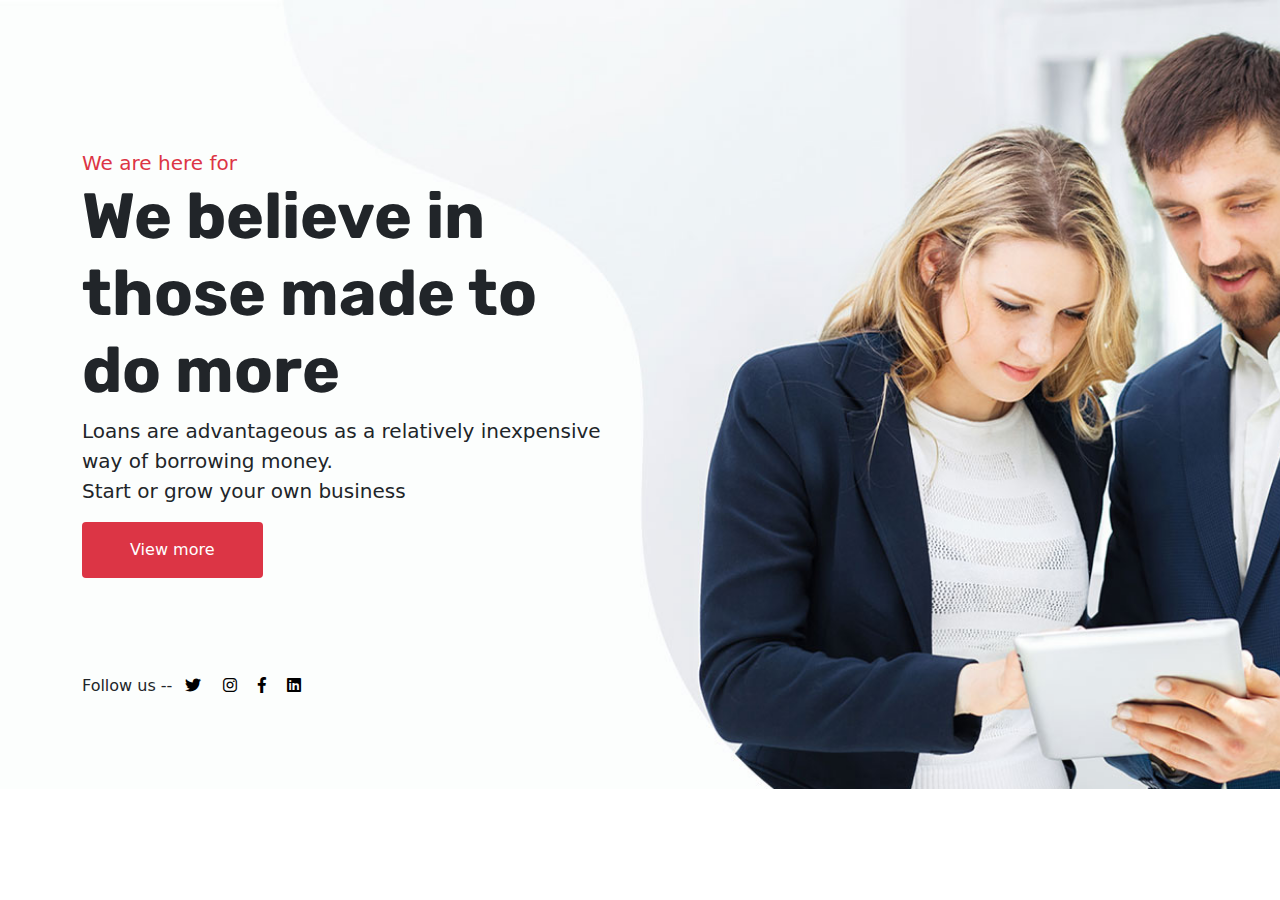
<file: slider.html>
<!DOCTYPE html>
<html>
	<head>
		<meta charset="utf-8">
		<meta name="viewport" content="width=device-width, initial-scale=1, shrink-to-fit=no">
		
		<!-- Company Name -->
		<title></title>
		
		<!-- Company Icon -->
		<link rel="icon" href="images/logo.png">
		<link rel="icon" href="images/favicon.ico" type="image/x-icon">

		<!-- Google Font  -->
		<link rel="preconnect" href="https://fonts.gstatic.com">
		<link href="https://fonts.googleapis.com/css2?family=Rubik:ital,wght@0,300;0,400;0,500;0,600;1,300;1,400;1,500;1,600&display=swap" rel="stylesheet">

		<!-- Fontawesome Sheet -->
		<link rel="stylesheet" href="css/all.css">
		
		<!-- Bootstrap CSS -->
		<link rel="stylesheet" href="css/bootstrap.min.css">
		<!-- WoW CSS -->
		<link rel="stylesheet" href="css/animate.min.css">
		<!-- LightBox CSS -->
		<link rel="stylesheet" href="css/lightbox.min.css">
		<!-- Owl Carousel Sheet -->
		<link rel="stylesheet" href="css/owl.carousel.min.css">
		<link rel="stylesheet" href="css/owl.theme.default.min.css">
		<!-- Style Sheet -->
		<link rel="stylesheet" href="css/global.css">
		<link rel="stylesheet" href="css/style.css">
		<style>
		</style>
		
	</head>
	<body>
		<header>
		
		</header>
		<main>
			<!-- == Slider Part == -->
			<section id="slider" class="bg-size-cover bg-norepeat bg-position-center bg-attachment-fixed ">
				<div class="container-md">
					<div class="row pt-lg-5 align-self-end">
						<div class="col-6 fs-5">
							<span class="text-danger font-weight-bold">We are here for</span>
							<h1 class="display-3 fw-bolder">We believe in those made to do more</h1>
							<p class="blockquote fw-lighter">Loans are advantageous as a relatively inexpensive way of borrowing money. <br>Start or grow your own business</p>
							<button class="btn  btn-danger rounded px-sm-5 py-sm-3  border-0 text-white">View more</button>
						</div>
					</div>
					<div class=" pt-5 mt-5">
						<p class="d-inline-block slider-social">Follow us --</p>
						<span>
							<a href=""><i class="fab fa-twitter mx-2"></i></a>
							<a href=""><i class="fab fa-instagram mx-2"></i></a>
							<a href=""><i class="fab fa-facebook-f mx-2"></i></a>
							<a href=""><i class="fab fa-linkedin mx-2"></i></a>
						</span>
					</div>
				</div>
			</section>
		</main>
		<footer class="">
		
		</footer>
		
		<!--  jQuery and Bootstrap Bundle (includes Popper) -->
		<script src="js/jquery-3.5.1.min.js"></script>
		<script src="js/bootstrap.bundle.min.js"></script>
		<!--  WoW Js -->
		<script src="js/wow.min.js"></script>
		<!--  LightBox Js -->
		<script src="js/lightbox-plus-jquery.min.js"></script>
		<!--  Counter Js -->
		<script src="js/jquery.waypoints.min.js"></script>
		<script src="js/jquery.counterup.min.js"></script>
		<!--  Owl Carousel Js -->
		<script src="js/owl.carousel.min.js"></script>
		<!--  Isotope Js -->
		<script src="js/isotope.pkgd.min.js"></script>
		<script src="js/custom.js"></script>
		<script>
            new WOW().init();
        </script>
		<script>
			$('.counter').counterUp({
				delay: 10,
				time: 2000
			});
		</script>
		<script>
			
		</script>
	</body>
	
</html>
</file>
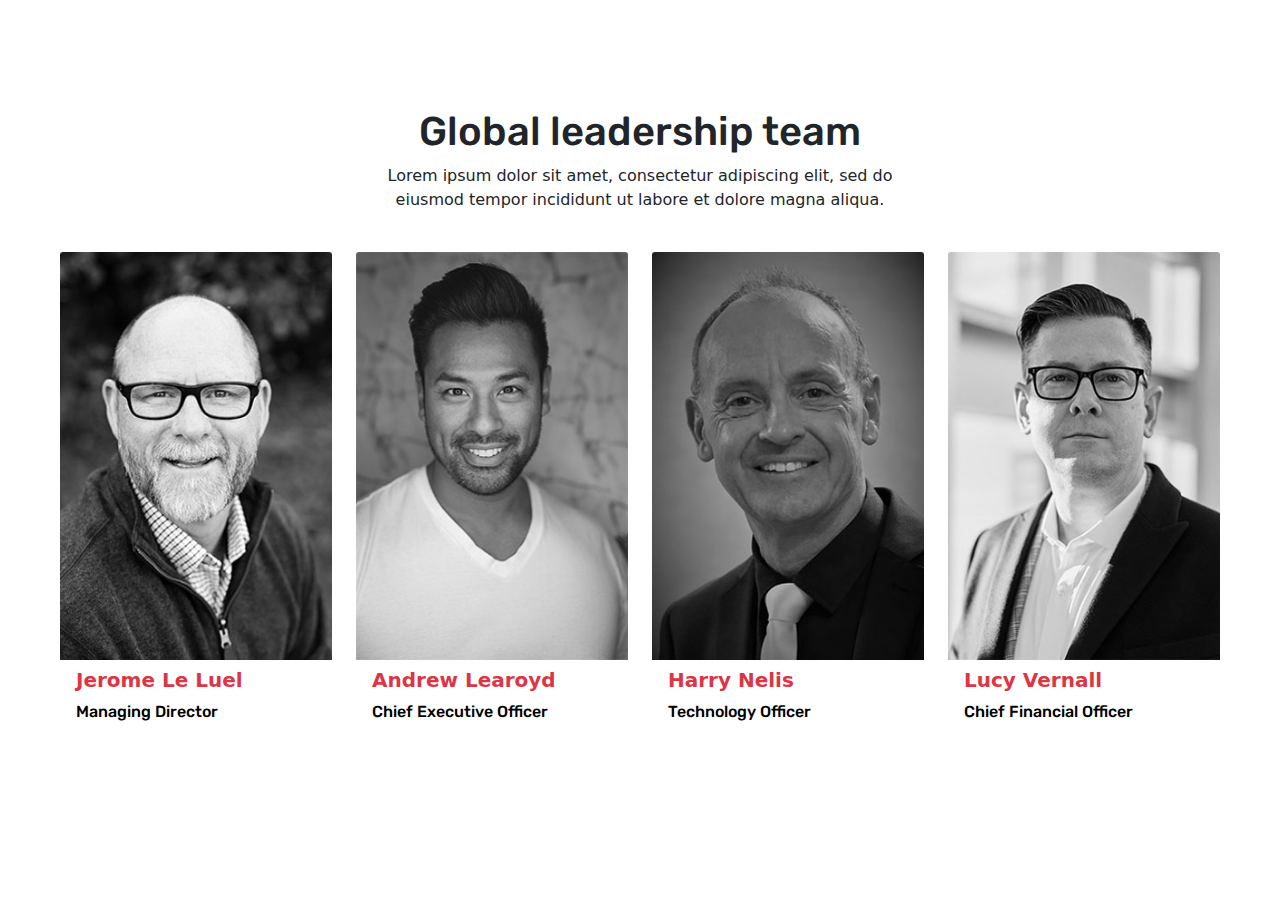
<file: Team.html>
<!DOCTYPE html>
<html>
	<head>
		<meta charset="utf-8">
		<meta name="viewport" content="width=device-width, initial-scale=1, shrink-to-fit=no">
		
		<!-- Company Name -->
		<title>Finix Theme || SAYMON AREFIN AKASH</title>
		
		<!-- Company Icon -->
		<link rel="icon" href="images/logo.png">
		<link rel="icon" href="images/favicon.ico" type="image/x-icon">
		
		<!-- Google Font  -->
		<link rel="preconnect" href="https://fonts.gstatic.com">
		<link href="https://fonts.googleapis.com/css2?family=Rubik:ital,wght@0,300;0,400;0,500;0,600;1,300;1,400;1,500;1,600&display=swap" rel="stylesheet">
		
		<!-- Fontawesome Sheet -->
		<link rel="stylesheet" href="css/all.css">
		
		<!-- Bootstrap CSS -->
		<link rel="stylesheet" href="css/bootstrap.min.css">
		<!-- WoW CSS -->
		<link rel="stylesheet" href="css/animate.min.css">
		<!-- LightBox CSS -->
		<link rel="stylesheet" href="css/lightbox.min.css">
		<!-- Owl Carousel Sheet -->
		<link rel="stylesheet" href="css/owl.carousel.min.css">
		<link rel="stylesheet" href="css/owl.theme.default.min.css">
		<!-- Style Sheet -->
		<link rel="stylesheet" href="css/global.css">
		<link rel="stylesheet" href="css/style.css">
		<style>
		</style>
		
	</head>
	<body>
		<main>
			<!-- == Team Part == -->
			<section id="team" class="px-5">
				<div class="container-fluid">
					<div class="row d-flex justify-content-center text-center">
						<div class="col-6 ">
							<span class="text-danger">Expert People</span>
							<h1 class="pt-2">Global leadership team</h1>
							<p class="text-dark">Lorem ipsum dolor sit amet, consectetur adipiscing elit, sed do eiusmod tempor incididunt ut labore et dolore magna aliqua.
							</p>
						</div>
					</div>
					<div class="row py-4">
						<div class="col-lg-3 col-6">
							<div class="card border-0 w-100">
								<img src="images/image1.jpg" class="card-img-top" alt="...">
								<div class="card-img-overlay align-self-center justify-content-center d-flex ">
									<span class="">
										<a class="bg-light p-1 rounded-circle" href="#"><i class="fab fa-twitter mx-2"></i></a>
										<a class="bg-light p-1 rounded-circle" href="#"><i class="fab fa-instagram mx-2"></i></a>
										<a class="bg-light p-1 rounded-circle" href="#"><i class="fab fa-facebook-f mx-2"></i></a>
										<a class="bg-light p-1 rounded-circle" href="#"><i class="fab fa-linkedin mx-2"></i></a>
									</span>
								</div>
								<div class="card-body pl-0  py-2">
								  <h5 class="card-title text-danger fw-bolder">Jerome Le Luel</h5>
								  <a class="" href="#" class="">Managing Director</a>
								</div>
							</div>
						</div>
						<div class="col-lg-3 col-6">
							<div class="card border-0 w-100">
								<img src="images/image2.jpg" class="card-img-top" alt="...">
								<div class="card-img-overlay justify-content-center d-flex">
									<span>
										<a class="bg-light p-1 rounded-circle" href="#"><i class="fab fa-twitter mx-2"></i></a>
										<a class="bg-light p-1 rounded-circle" href="#"><i class="fab fa-instagram mx-2"></i></a>
										<a class="bg-light p-1 rounded-circle" href="#"><i class="fab fa-facebook-f mx-2"></i></a>
										<a class="bg-light p-1 rounded-circle" href="#"><i class="fab fa-linkedin mx-2"></i></a>
									</span>
								</div>
								<div class="card-body pl-0  py-2">
								  <h5 class="card-title text-danger fw-bolder">Andrew Learoyd</h5>
								  <a class="" href="#">Chief Executive Officer</a>
								</div>
							</div>
						</div>
						<div class="col-lg-3 col-6">
							<div class="card border-0 w-100">
								<img src="images/image3.jpg" class="card-img-top" alt="...">
								<div class="card-img-overlay justify-content-center d-flex">
									<span>
										<a class="bg-light p-1 rounded-circle" href="#"><i class="fab fa-twitter mx-2"></i></a>
										<a class="bg-light p-1 rounded-circle" href="#"><i class="fab fa-instagram mx-2"></i></a>
										<a class="bg-light p-1 rounded-circle" href="#"><i class="fab fa-facebook-f mx-2"></i></a>
										<a class="bg-light p-1 rounded-circle" href="#"><i class="fab fa-linkedin mx-2"></i></a>
									</span>
								</div>
								<div class="card-body pl-0  py-2">
								  <h5 class="card-title text-danger fw-bolder">Harry Nelis</h5>
								  <a class="" href="#">Technology Officer</a>
								</div>
							</div>
						</div>
						<div class="col-lg-3 col-6">
							<div class="card border-0 w-100">
								<img src="images/image4.jpg" class="card-img-top" alt="...">
								<div class="card-img-overlay justify-content-center d-flex">
									<span>
										<a class="bg-light p-1 rounded-circle" href="#"><i class="fab fa-twitter mx-2"></i></a>
										<a class="bg-light p-1 rounded-circle" href="#"><i class="fab fa-instagram mx-2"></i></a>
										<a class="bg-light p-1 rounded-circle" href="#"><i class="fab fa-facebook-f mx-2"></i></a>
										<a class="bg-light p-1 rounded-circle" href="#"><i class="fab fa-linkedin mx-2"></i></a>
									</span>
								</div>
								<div class="card-body pl-0  py-2">
								  <h5 class="card-title text-danger fw-bolder">Lucy Vernall</h5>
								  <a class="" href="#">Chief Financial Officer</a>
								</div>
							</div>
						</div>
					</div>
				</div>
			</section>
		</main>
		<footer class="">
		
		</footer>
		
		<!--  jQuery and Bootstrap Bundle (includes Popper) -->
		<script src="js/jquery-3.5.1.min.js"></script>
		<script src="js/bootstrap.bundle.min.js"></script>
		<!--  WoW Js -->
		<script src="js/wow.min.js"></script>
		<!--  LightBox Js -->
		<script src="js/lightbox-plus-jquery.min.js"></script>
		<!--  Counter Js -->
		<script src="js/jquery.waypoints.min.js"></script>
		<script src="js/jquery.counterup.min.js"></script>
		<!--  Owl Carousel Js -->
		<script src="js/owl.carousel.min.js"></script>
		<!--  Isotope Js -->
		<script src="js/isotope.pkgd.min.js"></script>
		<script src="js/custom.js"></script>
		<script>
            new WOW().init();
        </script>
		<script>
			$('.counter').counterUp({
				delay: 10,
				time: 2000
			});
		</script>
		<script>
			$(document).ready(function(){
			  $("#client-owl-carousel").owlCarousel({
					items:5,
					margin:15,
					autoplay:true,
					autoplayTimeout:1000,
					autoplayHoverPause:true,
					animateOut: 'slideOutDown',
					animateIn: 'flipInX',
					items:1,
					margin:30,
					stagePadding:30,
					smartSpeed:1500,
					responsiveClass:true,
					responsive:{
						0:{
							items:1,
							nav:true
						},
						576:{
							items:3,
							nav:false
						},
						768:{
							items:4,
							nav:false
						},
						1100:{
							items:5,
							loop:false
						}
					}
				});
			});
		</script>
	</body>
	
</html>
</file>
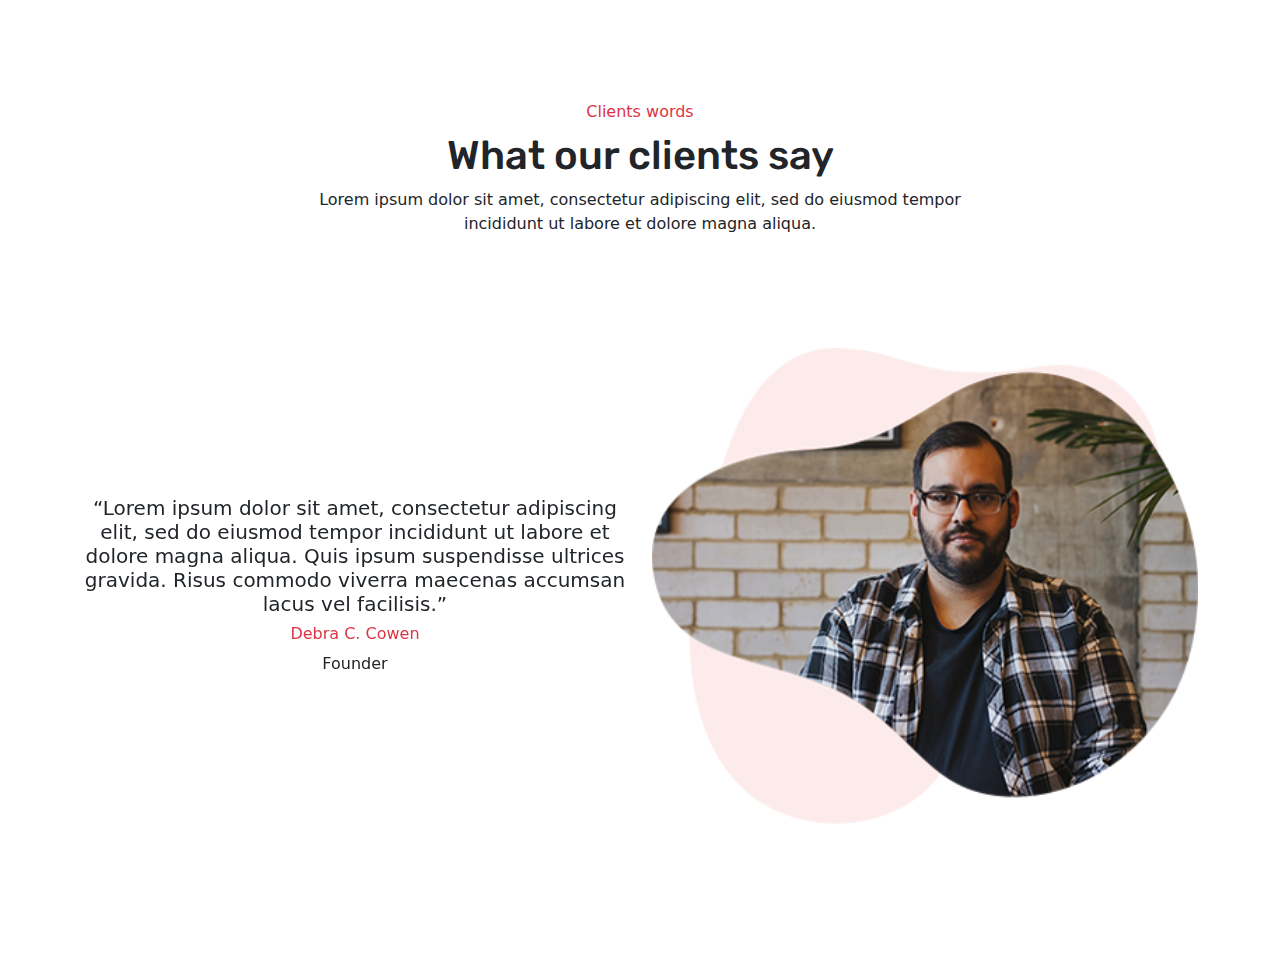
<file: testimonial.html>
<!DOCTYPE html>
<html>
	<head>
		<meta charset="utf-8">
		<meta name="viewport" content="width=device-width, initial-scale=1, shrink-to-fit=no">
		
		<!-- Company Name -->
		<title>Finix Theme || SAYMON AREFIN AKASH</title>
		
		<!-- Company Icon -->
		<link rel="icon" href="images/logo.png">
		<link rel="icon" href="images/favicon.ico" type="image/x-icon">
		
		<!-- Google Font  -->
		<link rel="preconnect" href="https://fonts.gstatic.com">
		<link href="https://fonts.googleapis.com/css2?family=Rubik:ital,wght@0,300;0,400;0,500;0,600;1,300;1,400;1,500;1,600&display=swap" rel="stylesheet">
		
		<!-- Fontawesome Sheet -->
		<link rel="stylesheet" href="css/all.css">
		
		<!-- Bootstrap CSS -->
		<link rel="stylesheet" href="css/bootstrap.min.css">
		<!-- WoW CSS -->
		<link rel="stylesheet" href="css/animate.min.css">
		<!-- LightBox CSS -->
		<link rel="stylesheet" href="css/lightbox.min.css">
		<!-- Owl Carousel Sheet -->
		<link rel="stylesheet" href="css/owl.carousel.min.css">
		<link rel="stylesheet" href="css/owl.theme.default.min.css">
		<!-- Style Sheet -->
		<link rel="stylesheet" href="css/global.css">
		<link rel="stylesheet" href="css/style.css">
		<style>
		</style>
		
	</head>
	<body>
		<main>
			<!-- == Testimonial Part == -->
			<section id="testimonial">
				<div class="container-md">
					<div class="row d-flex justify-content-center ">
						<div class="text-center">
							<span class="text-danger">Clients words</span>
							<h1 class="pt-2">What our clients say</h1>
							<p class="text-dark">Lorem ipsum dolor sit amet, consectetur adipiscing elit, sed do eiusmod tempor<br> incididunt ut labore et dolore magna aliqua.
							</p>
						</div>
						<div id="testimonial-owl-carousel"class="owl-carousel owl-loaded owl-drag pt-5">
							<div> 
								<div class="row text-md-left text-center">
									<div class="col-md-6 order-md-1 order-2 my-auto">
										<h5 class="">“Lorem ipsum dolor sit amet, consectetur adipiscing elit, sed do eiusmod tempor incididunt ut labore et dolore magna aliqua. Quis ipsum suspendisse ultrices gravida. Risus commodo viverra maecenas accumsan lacus vel facilisis.”</h5>
										<h6 class="text-danger">Debra C. Cowen</h6>
										<span>Founder</span>
									</div>
									<div class="col-md-6 order-md-2 order-1 my-5">
										<img class="w-100" src="images/man.png" alt="">
									</div>
								</div>
							</div>
							<div> 
								<div class="row text-md-left text-center">
									<div class="col-md-6 order-md-1 order-2 my-auto">
										<h5 class="">“Lorem ipsum dolor sit amet, consectetur adipiscing elit, sed do eiusmod tempor incididunt ut labore et dolore magna aliqua. Quis ipsum suspendisse ultrices gravida. Risus commodo viverra maecenas accumsan lacus vel facilisis.”</h5>
										<h6 class="text-danger">Debra C. Cowen</h6>
										<span>Founder</span>
									</div>
									<div class="col-md-6 my-5 order-md-2 order-1">
										<img class="w-100" src="images/man.png" alt="">
									</div>
								</div>
							</div>
						</div>
					</div>
				</div>
			</section>
		</main>
		<footer class="">
		
		</footer>
		
		<!--  jQuery and Bootstrap Bundle (includes Popper) -->
		<script src="js/jquery-3.5.1.min.js"></script>
		<script src="js/bootstrap.bundle.min.js"></script>
		<!--  WoW Js -->
		<script src="js/wow.min.js"></script>
		<!--  LightBox Js -->
		<script src="js/lightbox-plus-jquery.min.js"></script>
		<!--  Counter Js -->
		<script src="js/jquery.waypoints.min.js"></script>
		<script src="js/jquery.counterup.min.js"></script>
		<!--  Owl Carousel Js -->
		<script src="js/owl.carousel.min.js"></script>
		<!--  Isotope Js -->
		<script src="js/isotope.pkgd.min.js"></script>
		<script src="js/custom.js"></script>
		<script>
            new WOW().init();
        </script>
		<script>
			$('.counter').counterUp({
				delay: 10,
				time: 2000
			});
		</script>
		<script>
		
		$(document).ready(function(){
			var owl = $('.owl-carousel');
				owl.owlCarousel({
					items:1,
					loop:true,
					margin:10,
					autoplay:true,
					autoplayTimeout:3000,
					smartSpeed:2000,
				});
			});
		</script>
	</body>
	
</html>
</file>
<file: css/global.css>
/* --------------------------------
-- Global CSS For All Template ----
----------------------------------- */
section{
	padding-top:100px;
	padding-bottom:75px;
}
/* ---- a ---- */

a{
	text-decoration:none !important;
}
/* ---- b ---- */
.btn{
	box-shadow:none!important;
}
.bg-norepeat{
	background-repeat:no-repeat !important;
}
.bg-size-cover{
	background-size:cover;
}
.bg-position-center{
	background-position:center;
}
.bg-position-right{
	background-position:right;
}
.bg-attachment-fixed{
	background-attachment:fixed;
}
.bg-dark-50{
	background-color: #00000057!important;
}
.bg-transparent-noimportant {
    background-color: transparent;
}
.border-hover-transparent:hover{
	border:1px solid transparent !important;
	transition:.7s;
}
/* ---- c ---- */

.carousel-dot-lg li{
	height:1rem;
	width:1rem;
	border-radius:50%;
}
.carousel-dot li{
	height:.75rem;
	width:.75rem;
	border-radius:50%;
}
.carousel-dot-sm li{
	height:.5rem;
	width:.5rem;
	border-radius:50%;
}
.carousel-outline-dot li{
	height:.7rem;
	width:.7rem;
	border-radius:50%;
	border:1px solid white;
	background-color:transparent;
}
.carousel-outline-dot-black li{
	height:.7rem;
	width:.7rem;
	border-radius:50%;
	border:1px solid black;
}
.carousel-outline-dot-black li.active{
	background-color:black;
}
.carousel-outline-dot li.active{
	background-color:#fff;
}
.card-img-overlay-hover{
	visibility:hidden;
	opacity:0;
	transition:all .7s;
}
.card:hover>.card-img-overlay-hover{
	visibility:visible;
	opacity:1;
}
/* ---- l ---- */
.line-height-175{
	line-height: 1.75;
}
.letter-spacing-1{
	letter-spacing:1px;
}
.letter-spacing-2{
	letter-spacing:2px;
}
.letter-spacing-3{
	letter-spacing:3px;
}
.letter-spacing-4{
	letter-spacing:4px;
}
.letter-spacing-5{
	letter-spacing:5px;
}
/* ---- t ---- */
.top-auto{
	top:auto;
}
.left-auto{
	left:auto;
}
.top-0{
	top:0;
}
.left-0{
	left:0;
}
.bg-black-25{
	background-color:#00000042;
}
/* ---- w ---- */
.w-10{
	width:10% !important;
}
.w-15{
	width:15%!important;
}
.w-20{
	width:20%!important;
}
/* ---- z ---- */
.z-index-1{
	z-index:1;
}
.z-index-n1{
	z-index:-1;
}
</file>
<file: css/style.css>
/* --------------------------------
------------- Theme CSS  ----------
----------------------------------- */
a{
	cursor: pointer;
}
h1,h2,h3,h4,h5.h6,a{
	font-family: 'Rubik', sans-serif;
}
.btn{
	position: relative;
	z-index: 1;
}
.btn::after{
	content: "";
	position: absolute;
	top: 0;
	left: 0;
	width: 0;
	height: 100%;
	background-color: #111;
	border-radius: 2px;
	z-index: -1;
	transition:.4s;
}
.btn:hover::after{
	width: 100%;
}
button:focus {
	outline: 0
}
/*----- Header Part  ------- */
#main-manu ul li a.active{
	color:red!important;
}
#slider a i,
a{
	color: black!important;
	font-weight: 500;
	transition: .3s;
}
footer a:hover,
footer a i:hover,
#slider a i:hover,
#news a:hover,
#news a i:hover,
header a:hover{
	color: red!important;
}
.navbar .nav-item:hover .dropdown-menu{
	display: block;
}

/*----- Slider Part  ------- */
#slider{
	background-image: url(../images/main-banner2.jpg);
}
#slider a i:hover{
	transform: scale(2.5);
}	
/*----- About Part  ------- */
#about .about-img-text{
	height: 200px;
	width: 200px;
	background: url(../images/shape.png);
	right:0;
	bottom: 0;
}
/*----- Choose Us  Part  ------- */
.play-animation-btn:hover{
	color:rgb(214, 20, 20)!important;
	background:#fff!important; 
}
.play-animation-btn{
	right: 35%;
    bottom: 15%;
}
.play-animation-btn::before{
	content: "";
	height: 100%;
	width: 100%;
	position: absolute;
	top:0;
	left: 0;
	background: rgb(214, 20, 20)!important;
	border-radius: 50%;
	animation: play-btn 1.5s ease-out infinite;
}
@keyframes play-btn{
	0%,30%{
		transform: scale(0);
		opacity: 1;
	}
	50%{
		transform: scale(1.5);
		opacity: .7;
	}
	100%{
		transform: scale(2);
		opacity: 0;
	}
}
.circle-before::before{
	content: "";
    position: absolute;
	top: -115px;
    right: 0;
    left: 0;
    margin: auto;
    width: 90%;
    height: 65%;
    border-radius: 50%;
    background: #fdebeb;
    z-index: -1;
}
.choose-item{
	transition: all .5s;
}
.choose-icon{
	transition: all .5s;
}
.choose-item:hover{
	transform: translateY(-10px);
}
.choose-item:hover .choose-icon{
	color:#fff!important;
	background: rgb(214, 20, 20)!important;
}
/*----- Funding  Part  ------- */
.line-count::before{
	content: "";
    position: absolute;
	left: -33px;
    top: 18px;
    width: 1px;
    height: 76%;
    background: #ff0303;
}
.text-count::before{
	content: attr(data-counter);
    height: 40px;
    width: 40px;
    left: -53px;
    border: 1px solid red;
    border-radius: 50%;
    position: absolute;
    text-align: center;
    background: #fffcfc;
    line-height: 35px;
    color: red;
    font-size: 30px;
}
.funding-form{
	background-color: #fdebeb;
}
form input,
form select{
	box-shadow:none !important;
	cursor: pointer;
}
/*----- Loan Part  ------- */
#loan-owl-carousel-1 a span i.active{
	color: red !important;
}
#loan-owl-carousel-1 a.active::after {
	content: '';
	height: 1px;
	width: 100%;
	bottom: 0;
	left:0;
	background: rgb(185, 26, 26);
	position: absolute;
}
.list li::before {
	margin: 8px;
    position: absolute;
    content: "";
    height: 10px;
    width: 10px;
    left: 5px;
    border-radius: 50%;
    background-color: #e73c3e;
}
a.active span i{
	color: #e73c3e !important;
}
/*----- Team Part  ------- */
#team span{
	position: absolute;
	bottom: 15%;
	visibility: hidden;
	transition: all .6s;
	opacity: 0;
}
#team .card:hover span{
	bottom: 22%;
	visibility: visible;
	opacity: 1;
}
#team .card a{
	transition: .7s;
}
#team .card a:hover i{
	color: white !important;
	transition: .7s;
	transform: scale(1.4);
}
#team .card a:hover{
	background: red !important;
	transition: .7s;
}

/*----- Footer Part  ------- */
footer a i{
	color: white !important;
}
#news a,
footer a{
	transition: all .8s;
}
#news a:hover,
footer ul li a:hover{
	letter-spacing: 2px !important;
}
</file>
